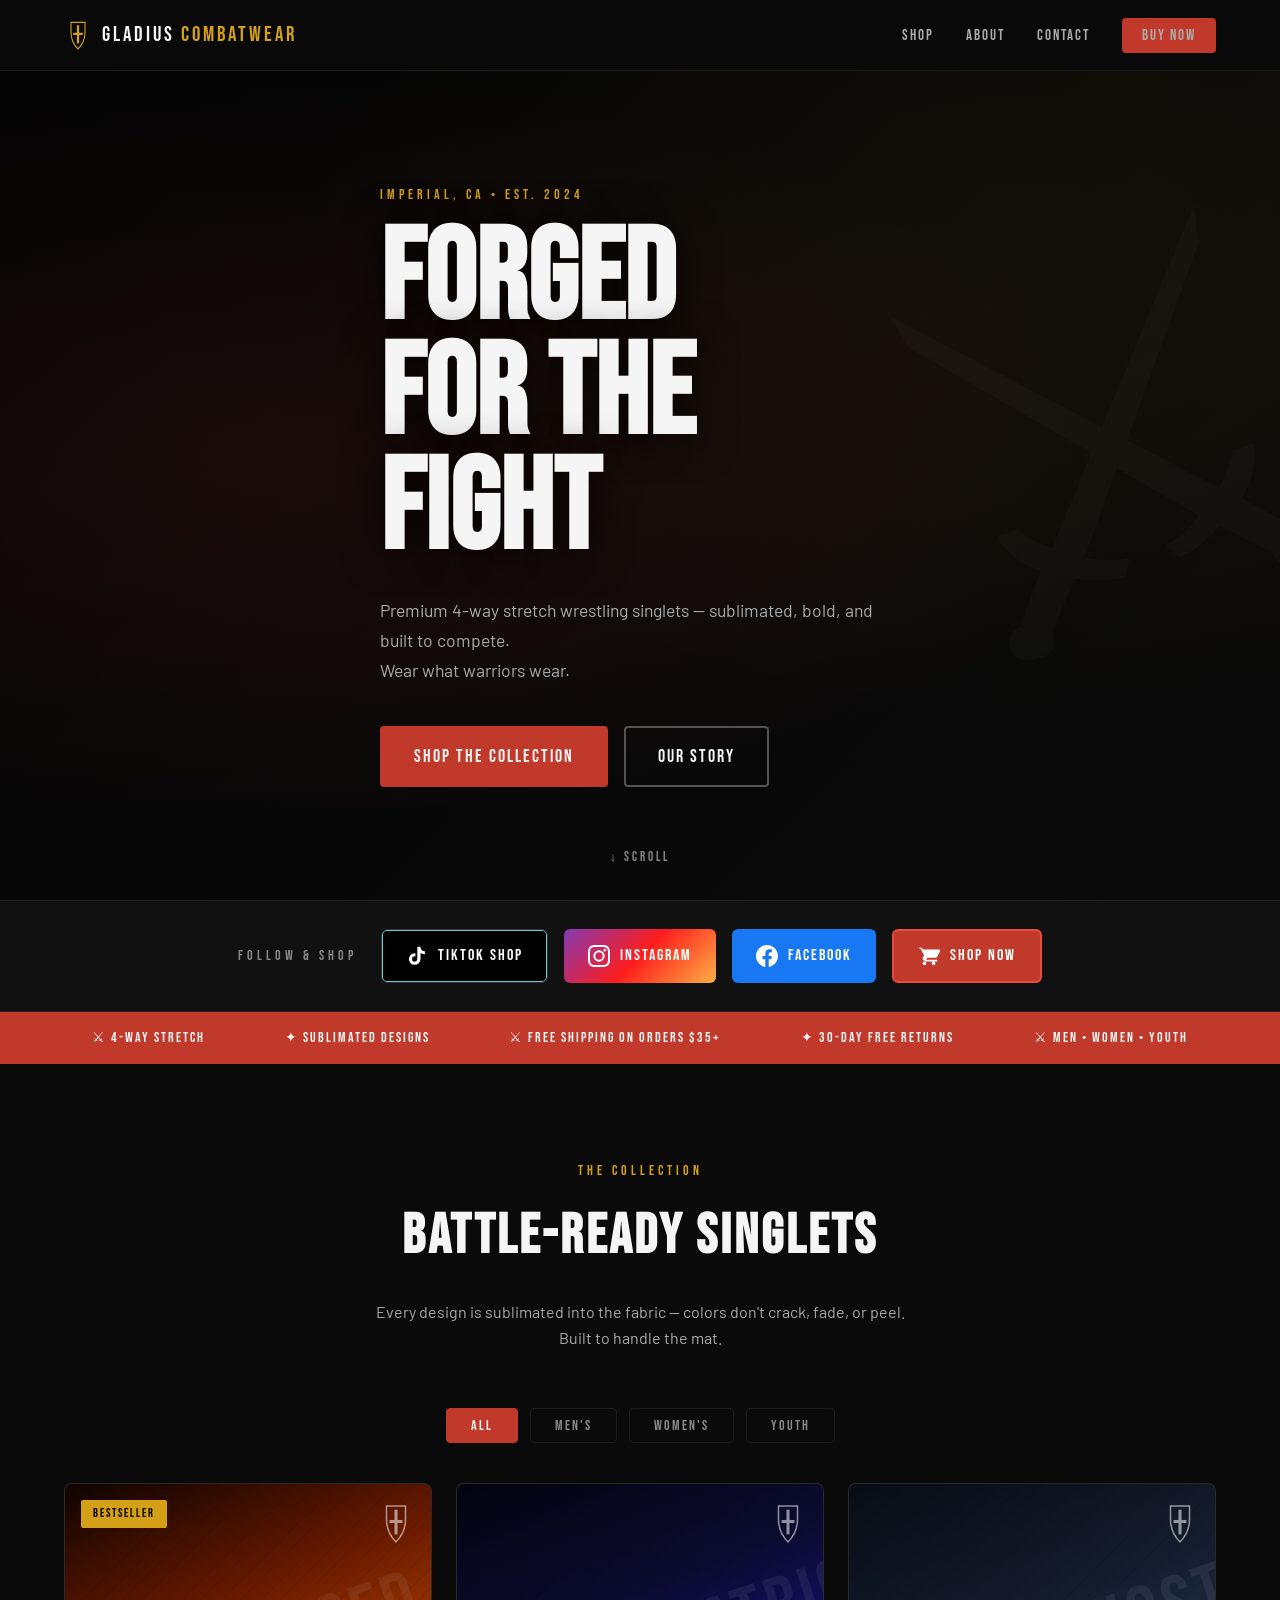
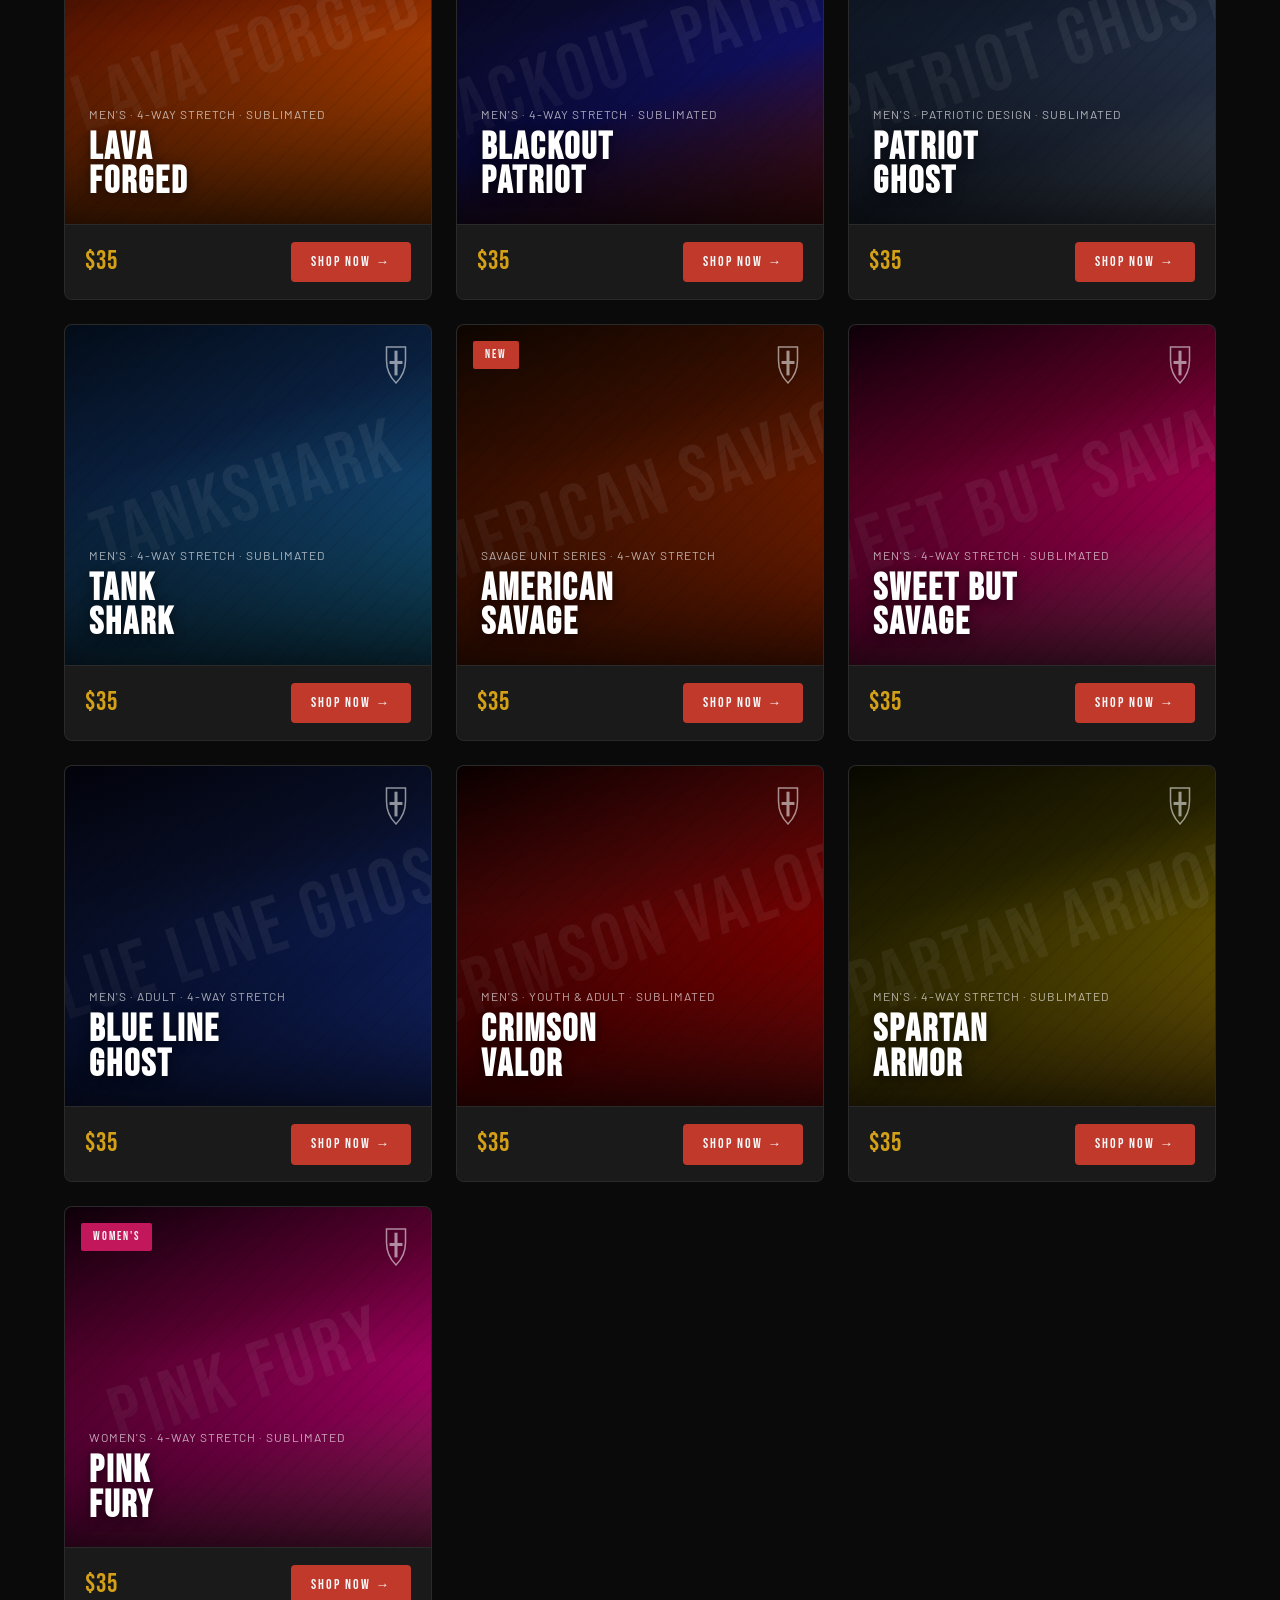
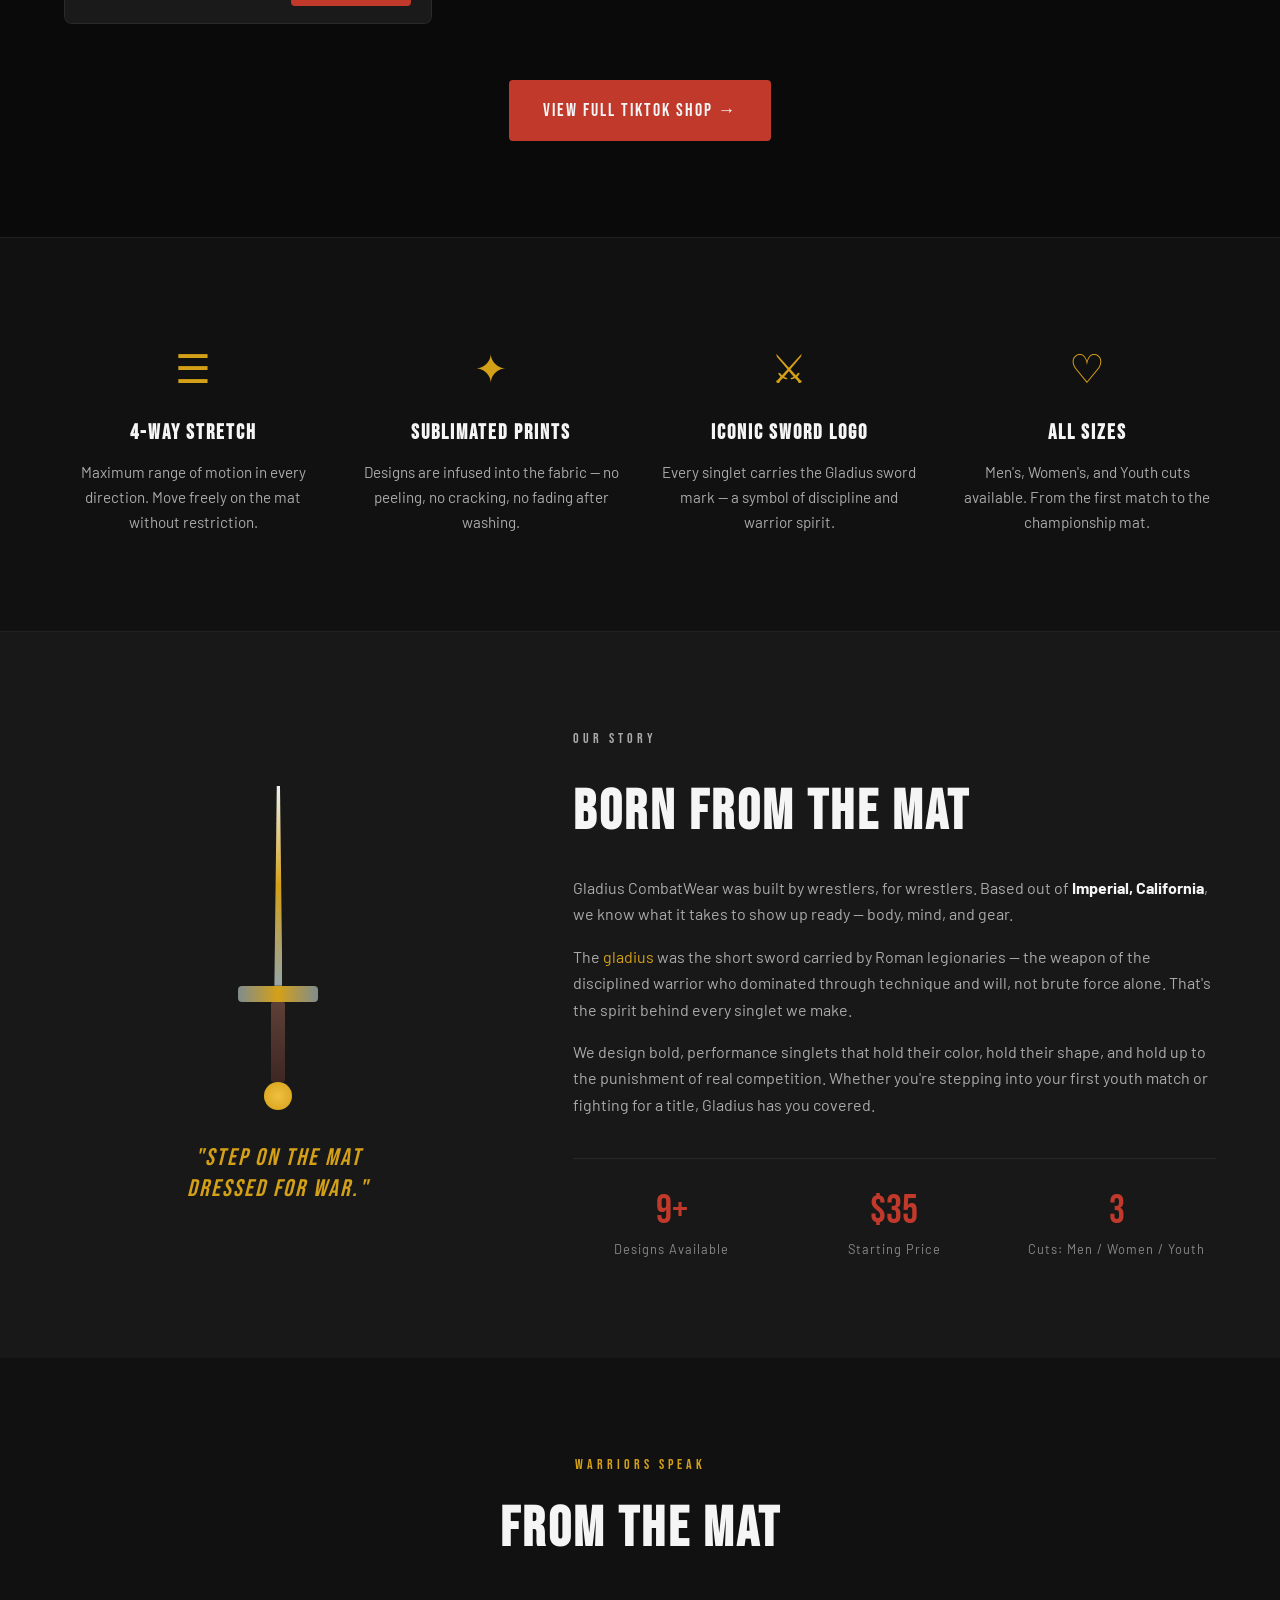
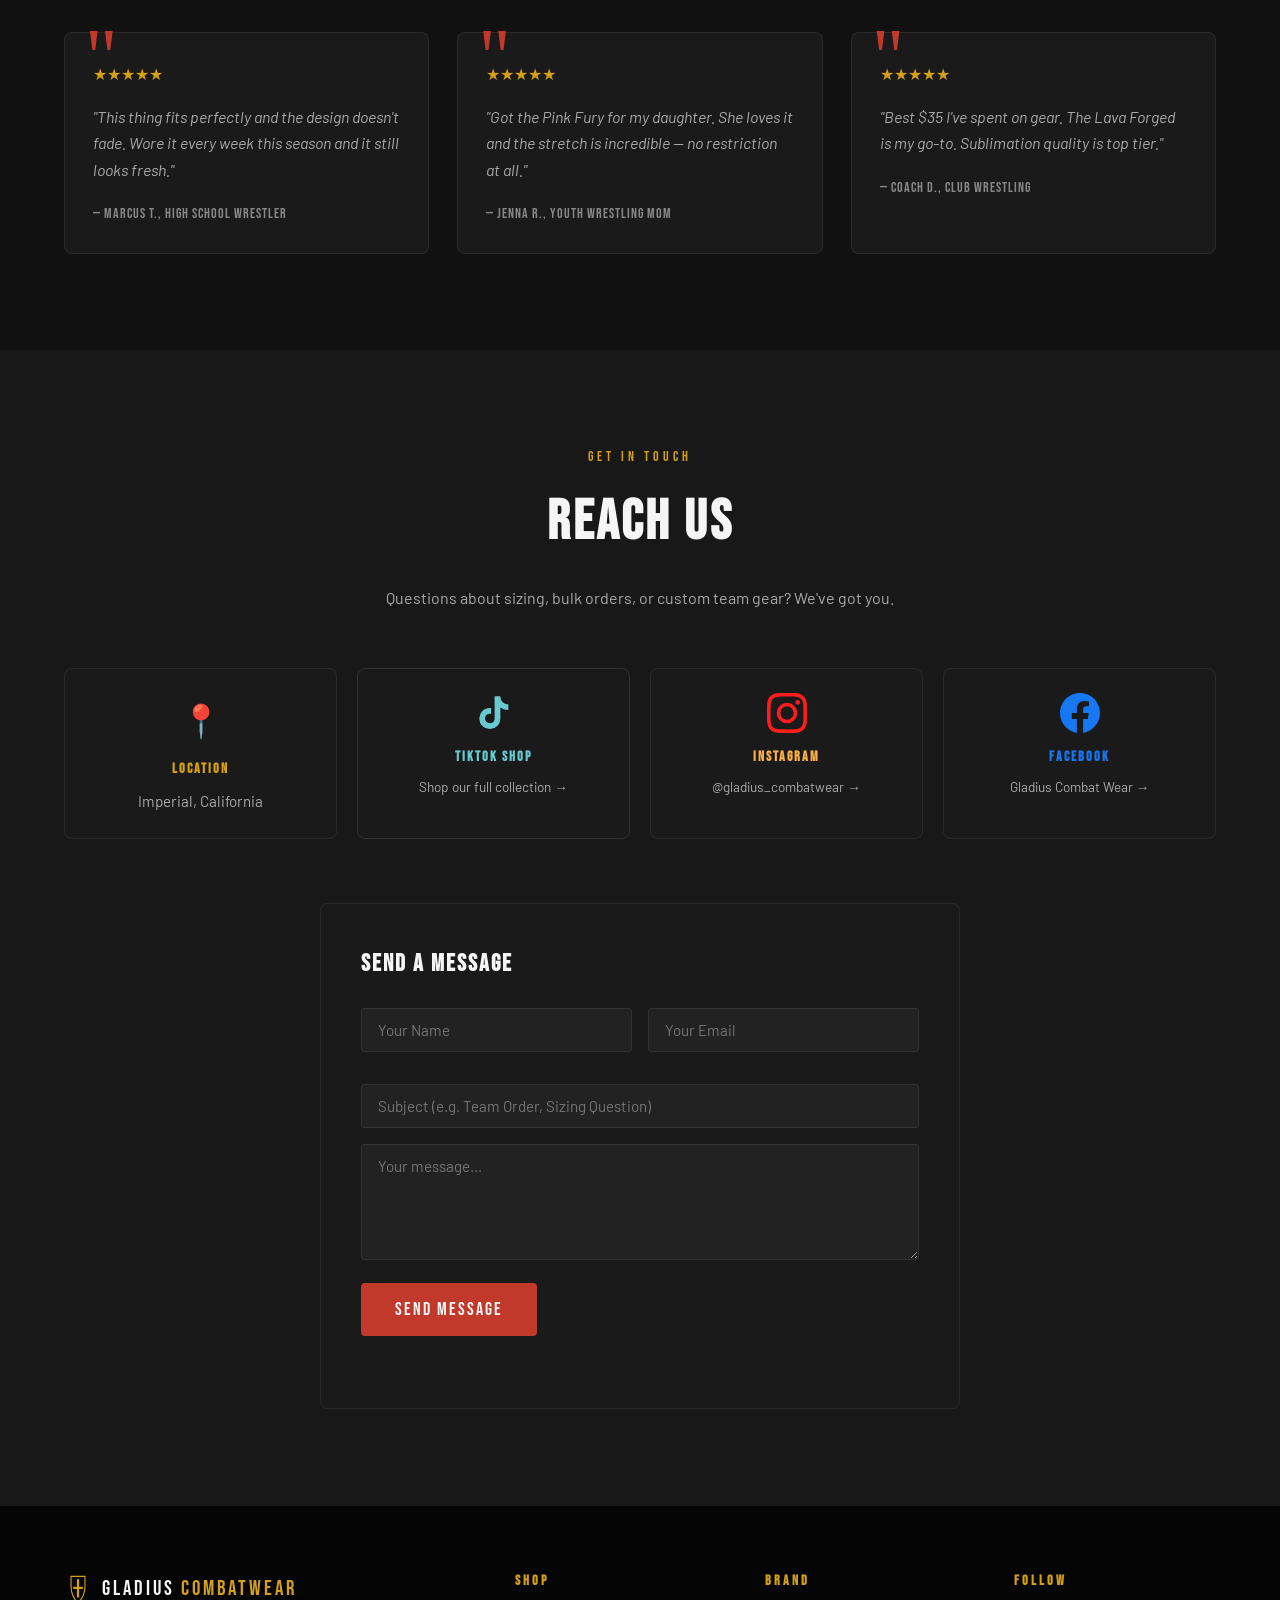
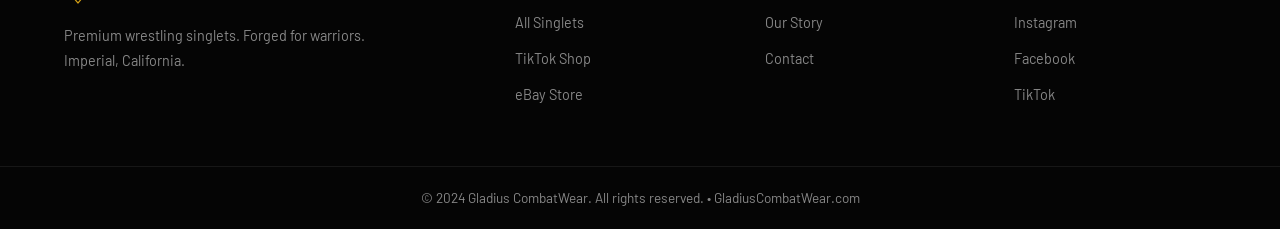
<file: index.html>
<!DOCTYPE html>
<html lang="en">
<head>
  <meta charset="UTF-8" />
  <meta name="viewport" content="width=device-width, initial-scale=1.0" />
  <title>Gladius CombatWear – Forged for the Fight</title>
  <meta name="description" content="Gladius CombatWear – Premium wrestling singlets built for warriors. 4-way stretch, sublimated designs, made to compete. Shop now on TikTok." />
  <meta property="og:title" content="Gladius CombatWear – Forged for the Fight" />
  <meta property="og:description" content="Premium wrestling singlets with bold sublimated designs. 4-way stretch. Built for warriors." />
  <meta property="og:type" content="website" />
  <meta property="og:url" content="https://gladiuscombatwear.com" />
  <link rel="preconnect" href="https://fonts.googleapis.com" />
  <link rel="preconnect" href="https://fonts.gstatic.com" crossorigin />
  <link href="https://fonts.googleapis.com/css2?family=Bebas+Neue&family=Barlow:ital,wght@0,400;0,600;0,700;1,400&display=swap" rel="stylesheet" />
  <link rel="stylesheet" href="styles.css" />
</head>
<body>

  <!-- NAV -->
  <header class="site-header">
    <nav class="nav container">
      <a href="#" class="logo">
        <svg class="logo-icon" viewBox="0 0 100 120" xmlns="http://www.w3.org/2000/svg" aria-hidden="true">
          <path d="M 25 15 L 75 15 L 75 50 Q 75 85 50 110 Q 25 85 25 50 Z" fill="none" stroke="currentColor" stroke-width="4"/>
          <rect x="46" y="25" width="8" height="65" fill="currentColor"/>
          <rect x="33" y="52" width="34" height="8" fill="currentColor"/>
        </svg>
        <span class="logo-text">GLADIUS <span class="logo-sub">COMBATWEAR</span></span>
      </a>
      <ul class="nav-links">
        <li><a href="#products">Shop</a></li>
        <li><a href="#about">About</a></li>
        <li><a href="#contact">Contact</a></li>
        <li><a href="https://shop.tiktok.com/view/shop?seller_id=7388779989095596078" target="_blank" rel="noopener" class="btn-nav">Buy Now</a></li>
      </ul>
      <button class="hamburger" id="hamburger" aria-label="Toggle menu">&#9776;</button>
    </nav>
    <div class="mobile-menu" id="mobileMenu">
      <a href="#products">Shop</a>
      <a href="#about">About</a>
      <a href="#contact">Contact</a>
      <a href="https://shop.tiktok.com/view/shop?seller_id=7388779989095596078" target="_blank" rel="noopener" class="btn-mobile-cta">Buy Now</a>
    </div>
  </header>

  <!-- HERO -->
  <section class="hero" id="home">
    <div class="hero-bg-overlay"></div>
    <div class="hero-content container">
      <p class="hero-eyebrow">Imperial, CA &bull; Est. 2024</p>
      <h1 class="hero-title">FORGED<br>FOR THE<br>FIGHT</h1>
      <p class="hero-sub">Premium 4-way stretch wrestling singlets — sublimated, bold, and built to compete.<br>Wear what warriors wear.</p>
      <div class="hero-actions">
        <a href="#products" class="btn btn-primary">Shop the Collection</a>
        <a href="#about" class="btn btn-ghost">Our Story</a>
      </div>
    </div>
    <div class="hero-scroll-hint">&#8595; Scroll</div>
  </section>

  <!-- SOCIAL BAR -->
  <div class="social-bar">
    <div class="container social-bar-inner">
      <p class="social-bar-label">Follow &amp; Shop</p>
      <div class="social-links">

        <a href="https://www.tiktok.com/@gladius_combatwear" target="_blank" rel="noopener" class="social-btn tiktok">
          <svg class="social-icon" viewBox="0 0 24 24" fill="currentColor" xmlns="http://www.w3.org/2000/svg" aria-hidden="true">
            <path d="M19.59 6.69a4.83 4.83 0 0 1-3.77-4.25V2h-3.45v13.67a2.89 2.89 0 0 1-2.88 2.5 2.89 2.89 0 0 1-2.89-2.89 2.89 2.89 0 0 1 2.89-2.89c.28 0 .54.04.79.1V9.01a6.32 6.32 0 0 0-.79-.05 6.34 6.34 0 0 0-6.34 6.34 6.34 6.34 0 0 0 6.34 6.34 6.34 6.34 0 0 0 6.33-6.34V8.69a8.18 8.18 0 0 0 4.78 1.52V6.76a4.85 4.85 0 0 1-1.01-.07z"/>
          </svg>
          <span>TikTok Shop</span>
        </a>

        <a href="https://www.instagram.com/gladius_combatwear/" target="_blank" rel="noopener" class="social-btn instagram">
          <svg class="social-icon" viewBox="0 0 24 24" fill="currentColor" xmlns="http://www.w3.org/2000/svg" aria-hidden="true">
            <path d="M12 2.163c3.204 0 3.584.012 4.85.07 3.252.148 4.771 1.691 4.919 4.919.058 1.265.069 1.645.069 4.849 0 3.205-.012 3.584-.069 4.849-.149 3.225-1.664 4.771-4.919 4.919-1.266.058-1.644.07-4.85.07-3.204 0-3.584-.012-4.849-.07-3.26-.149-4.771-1.699-4.919-4.92-.058-1.265-.07-1.644-.07-4.849 0-3.204.013-3.583.07-4.849.149-3.227 1.664-4.771 4.919-4.919 1.266-.057 1.645-.069 4.849-.069zM12 0C8.741 0 8.333.014 7.053.072 2.695.272.273 2.69.073 7.052.014 8.333 0 8.741 0 12c0 3.259.014 3.668.072 4.948.2 4.358 2.618 6.78 6.98 6.98C8.333 23.986 8.741 24 12 24c3.259 0 3.668-.014 4.948-.072 4.354-.2 6.782-2.618 6.979-6.98.059-1.28.073-1.689.073-4.948 0-3.259-.014-3.667-.072-4.947-.196-4.354-2.617-6.78-6.979-6.98C15.668.014 15.259 0 12 0zm0 5.838a6.162 6.162 0 1 0 0 12.324 6.162 6.162 0 0 0 0-12.324zM12 16a4 4 0 1 1 0-8 4 4 0 0 1 0 8zm6.406-11.845a1.44 1.44 0 1 0 0 2.881 1.44 1.44 0 0 0 0-2.881z"/>
          </svg>
          <span>Instagram</span>
        </a>

        <a href="https://www.facebook.com/p/Gladius-Combat-Wear-61581094785057/" target="_blank" rel="noopener" class="social-btn facebook">
          <svg class="social-icon" viewBox="0 0 24 24" fill="currentColor" xmlns="http://www.w3.org/2000/svg" aria-hidden="true">
            <path d="M24 12.073c0-6.627-5.373-12-12-12s-12 5.373-12 12c0 5.99 4.388 10.954 10.125 11.854v-8.385H7.078v-3.47h3.047V9.43c0-3.007 1.792-4.669 4.533-4.669 1.312 0 2.686.235 2.686.235v2.953H15.83c-1.491 0-1.956.925-1.956 1.874v2.25h3.328l-.532 3.47h-2.796v8.385C19.612 23.027 24 18.062 24 12.073z"/>
          </svg>
          <span>Facebook</span>
        </a>

        <a href="https://shop.tiktok.com/view/shop?seller_id=7388779989095596078" target="_blank" rel="noopener" class="social-btn shop-cta">
          <svg class="social-icon" viewBox="0 0 24 24" fill="currentColor" xmlns="http://www.w3.org/2000/svg" aria-hidden="true">
            <path d="M7 18c-1.1 0-1.99.9-1.99 2S5.9 22 7 22s2-.9 2-2-.9-2-2-2zM1 2v2h2l3.6 7.59-1.35 2.45c-.16.28-.25.61-.25.96C5 16.1 6.9 18 9 18h12v-2H9.42c-.14 0-.25-.11-.25-.25l.03-.12.9-1.63H19c.75 0 1.41-.41 1.75-1.03l3.58-6.49A1 1 0 0 0 23.45 5H5.21l-.94-2H1zm16 16c-1.1 0-1.99.9-1.99 2s.89 2 1.99 2 2-.9 2-2-.9-2-2-2z"/>
          </svg>
          <span>Shop Now</span>
        </a>

      </div>
    </div>
  </div>

  <!-- BADGE BAR -->
  <div class="badge-bar">
    <div class="container badge-inner">
      <span>&#9876; 4-Way Stretch</span>
      <span>&#10022; Sublimated Designs</span>
      <span>&#9876; Free Shipping on Orders $35+</span>
      <span>&#10022; 30-Day Free Returns</span>
      <span>&#9876; Men &bull; Women &bull; Youth</span>
    </div>
  </div>

  <!-- PRODUCTS -->
  <section class="products section" id="products">
    <div class="container">
      <div class="section-header">
        <p class="section-eyebrow">The Collection</p>
        <h2 class="section-title">BATTLE-READY SINGLETS</h2>
        <p class="section-desc">Every design is sublimated into the fabric — colors don't crack, fade, or peel. Built to handle the mat.</p>
      </div>

      <div class="filter-bar">
        <button class="filter-btn active" data-filter="all">All</button>
        <button class="filter-btn" data-filter="mens">Men's</button>
        <button class="filter-btn" data-filter="womens">Women's</button>
        <button class="filter-btn" data-filter="youth">Youth</button>
      </div>

      <div class="product-grid" id="productGrid">

        <div class="product-card" data-category="mens">
          <a href="https://shop.tiktok.com/us/pdp/gladius-combat-wear-lava-forged-singlet-4-way-stretch/1732005563694485679" target="_blank" rel="noopener" class="card-visual lava-forged" data-name="LAVA FORGED">
            <span class="card-pill">Bestseller</span>
            <div class="card-logo-mark"></div>
            <div class="card-content">
              <p class="card-cat">Men's &middot; 4-Way Stretch &middot; Sublimated</p>
              <h3 class="card-name">LAVA<br>FORGED</h3>
            </div>
          </a>
          <div class="card-footer">
            <span class="card-price">$35</span>
            <a href="https://shop.tiktok.com/us/pdp/gladius-combat-wear-lava-forged-singlet-4-way-stretch/1732005563694485679" target="_blank" rel="noopener" class="btn-shop">Shop Now &rarr;</a>
          </div>
        </div>

        <div class="product-card" data-category="mens">
          <a href="https://shop.tiktok.com/us/pdp/gladius-combat-wear-wrestling-singlet-4-way-stretch-sublimated/1731948658846175407" target="_blank" rel="noopener" class="card-visual blackout-patriot" data-name="BLACKOUT PATRIOT">
            <div class="card-logo-mark"></div>
            <div class="card-content">
              <p class="card-cat">Men's &middot; 4-Way Stretch &middot; Sublimated</p>
              <h3 class="card-name">BLACKOUT<br>PATRIOT</h3>
            </div>
          </a>
          <div class="card-footer">
            <span class="card-price">$35</span>
            <a href="https://shop.tiktok.com/us/pdp/gladius-combat-wear-wrestling-singlet-4-way-stretch-sublimated/1731948658846175407" target="_blank" rel="noopener" class="btn-shop">Shop Now &rarr;</a>
          </div>
        </div>

        <div class="product-card" data-category="mens">
          <a href="https://shop.tiktok.com/us/pdp/gladius-combatwear-wrestling-singlet-patriotic-design-flexibile/1731948692771934383" target="_blank" rel="noopener" class="card-visual patriot-ghost" data-name="PATRIOT GHOST">
            <div class="card-logo-mark"></div>
            <div class="card-content">
              <p class="card-cat">Men's &middot; Patriotic Design &middot; Sublimated</p>
              <h3 class="card-name">PATRIOT<br>GHOST</h3>
            </div>
          </a>
          <div class="card-footer">
            <span class="card-price">$35</span>
            <a href="https://shop.tiktok.com/us/pdp/gladius-combatwear-wrestling-singlet-patriotic-design-flexibile/1731948692771934383" target="_blank" rel="noopener" class="btn-shop">Shop Now &rarr;</a>
          </div>
        </div>

        <div class="product-card" data-category="mens">
          <a href="https://shop.tiktok.com/us/pdp/gladius-combatwear-tankshark-wrestling-singlet-4-way-stretch/1732254311638995119" target="_blank" rel="noopener" class="card-visual tankshark" data-name="TANKSHARK">
            <div class="card-logo-mark"></div>
            <div class="card-content">
              <p class="card-cat">Men's &middot; 4-Way Stretch &middot; Sublimated</p>
              <h3 class="card-name">TANK<br>SHARK</h3>
            </div>
          </a>
          <div class="card-footer">
            <span class="card-price">$35</span>
            <a href="https://shop.tiktok.com/us/pdp/gladius-combatwear-tankshark-wrestling-singlet-4-way-stretch/1732254311638995119" target="_blank" rel="noopener" class="btn-shop">Shop Now &rarr;</a>
          </div>
        </div>

        <div class="product-card" data-category="mens">
          <a href="https://shop.tiktok.com/us/pdp/gladius-combatwear-american-savage-wrestling-singlet-4-way-stretch/1732307706811682991" target="_blank" rel="noopener" class="card-visual savage-unit" data-name="AMERICAN SAVAGE">
            <span class="card-pill new-pill">New</span>
            <div class="card-logo-mark"></div>
            <div class="card-content">
              <p class="card-cat">Savage Unit Series &middot; 4-Way Stretch</p>
              <h3 class="card-name">AMERICAN<br>SAVAGE</h3>
            </div>
          </a>
          <div class="card-footer">
            <span class="card-price">$35</span>
            <a href="https://shop.tiktok.com/us/pdp/gladius-combatwear-american-savage-wrestling-singlet-4-way-stretch/1732307706811682991" target="_blank" rel="noopener" class="btn-shop">Shop Now &rarr;</a>
          </div>
        </div>

        <div class="product-card" data-category="mens">
          <a href="https://shop.tiktok.com/us/pdp/gladius-combatwear-sweet-but-savage-wrestling-singlet/1732307723880468655" target="_blank" rel="noopener" class="card-visual sweet-savage" data-name="SWEET BUT SAVAGE">
            <div class="card-logo-mark"></div>
            <div class="card-content">
              <p class="card-cat">Men's &middot; 4-Way Stretch &middot; Sublimated</p>
              <h3 class="card-name">SWEET BUT<br>SAVAGE</h3>
            </div>
          </a>
          <div class="card-footer">
            <span class="card-price">$35</span>
            <a href="https://shop.tiktok.com/us/pdp/gladius-combatwear-sweet-but-savage-wrestling-singlet/1732307723880468655" target="_blank" rel="noopener" class="btn-shop">Shop Now &rarr;</a>
          </div>
        </div>

        <div class="product-card" data-category="mens">
          <a href="https://shop.tiktok.com/us/pdp/gladius-combat-wear-blue-line-ghost-adult-large-4-way-stretch/1731948539125403823" target="_blank" rel="noopener" class="card-visual blue-ghost" data-name="BLUE LINE GHOST">
            <div class="card-logo-mark"></div>
            <div class="card-content">
              <p class="card-cat">Men's &middot; Adult &middot; 4-Way Stretch</p>
              <h3 class="card-name">BLUE LINE<br>GHOST</h3>
            </div>
          </a>
          <div class="card-footer">
            <span class="card-price">$35</span>
            <a href="https://shop.tiktok.com/us/pdp/gladius-combat-wear-blue-line-ghost-adult-large-4-way-stretch/1731948539125403823" target="_blank" rel="noopener" class="btn-shop">Shop Now &rarr;</a>
          </div>
        </div>

        <div class="product-card" data-category="mens">
          <a href="https://shop.tiktok.com/us/pdp/gladius-combatwear-crimson-valor-wrestling-singlet-youth-adult/1731948634033000623" target="_blank" rel="noopener" class="card-visual crimson-valor" data-name="CRIMSON VALOR">
            <div class="card-logo-mark"></div>
            <div class="card-content">
              <p class="card-cat">Men's &middot; Youth &amp; Adult &middot; Sublimated</p>
              <h3 class="card-name">CRIMSON<br>VALOR</h3>
            </div>
          </a>
          <div class="card-footer">
            <span class="card-price">$35</span>
            <a href="https://shop.tiktok.com/us/pdp/gladius-combatwear-crimson-valor-wrestling-singlet-youth-adult/1731948634033000623" target="_blank" rel="noopener" class="btn-shop">Shop Now &rarr;</a>
          </div>
        </div>

        <div class="product-card" data-category="mens">
          <a href="https://shop.app/products/7754128982067/gladius-combat-wear-wrestling-singlet-spartan-armor-4-way-stretch-sublimated" target="_blank" rel="noopener" class="card-visual spartan-armor" data-name="SPARTAN ARMOR">
            <div class="card-logo-mark"></div>
            <div class="card-content">
              <p class="card-cat">Men's &middot; 4-Way Stretch &middot; Sublimated</p>
              <h3 class="card-name">SPARTAN<br>ARMOR</h3>
            </div>
          </a>
          <div class="card-footer">
            <span class="card-price">$35</span>
            <a href="https://shop.app/products/7754128982067/gladius-combat-wear-wrestling-singlet-spartan-armor-4-way-stretch-sublimated" target="_blank" rel="noopener" class="btn-shop">Shop Now &rarr;</a>
          </div>
        </div>

        <div class="product-card" data-category="womens">
          <a href="https://shop.tiktok.com/us/pdp/gladius-ladies-pink-fury-4-way-stretch-wrestling-singlet/1732254317476024495" target="_blank" rel="noopener" class="card-visual pink-fury" data-name="PINK FURY">
            <span class="card-pill womens-pill">Women's</span>
            <div class="card-logo-mark"></div>
            <div class="card-content">
              <p class="card-cat">Women's &middot; 4-Way Stretch &middot; Sublimated</p>
              <h3 class="card-name">PINK<br>FURY</h3>
            </div>
          </a>
          <div class="card-footer">
            <span class="card-price">$35</span>
            <a href="https://shop.tiktok.com/us/pdp/gladius-ladies-pink-fury-4-way-stretch-wrestling-singlet/1732254317476024495" target="_blank" rel="noopener" class="btn-shop">Shop Now &rarr;</a>
          </div>
        </div>

      </div>

      <div class="shop-all-cta">
        <a href="https://shop.tiktok.com/view/shop?seller_id=7388779989095596078" target="_blank" rel="noopener" class="btn btn-primary">View Full TikTok Shop &rarr;</a>
      </div>
    </div>
  </section>

  <!-- FEATURES -->
  <section class="features section">
    <div class="container">
      <div class="feature-grid">
        <div class="feature-card">
          <div class="feature-icon">&#9776;</div>
          <h3>4-Way Stretch</h3>
          <p>Maximum range of motion in every direction. Move freely on the mat without restriction.</p>
        </div>
        <div class="feature-card">
          <div class="feature-icon">&#10022;</div>
          <h3>Sublimated Prints</h3>
          <p>Designs are infused into the fabric — no peeling, no cracking, no fading after washing.</p>
        </div>
        <div class="feature-card">
          <div class="feature-icon">&#9876;</div>
          <h3>Iconic Sword Logo</h3>
          <p>Every singlet carries the Gladius sword mark — a symbol of discipline and warrior spirit.</p>
        </div>
        <div class="feature-card">
          <div class="feature-icon">&#9825;</div>
          <h3>All Sizes</h3>
          <p>Men's, Women's, and Youth cuts available. From the first match to the championship mat.</p>
        </div>
      </div>
    </div>
  </section>

  <!-- ABOUT -->
  <section class="about section" id="about">
    <div class="container about-grid">
      <div class="about-visual">
        <div class="sword-graphic">
          <div class="sword-blade"></div>
          <div class="sword-guard"></div>
          <div class="sword-grip"></div>
          <div class="sword-pommel"></div>
        </div>
        <div class="about-quote">"Step on the mat<br>dressed for war."</div>
      </div>
      <div class="about-content">
        <p class="section-eyebrow">Our Story</p>
        <h2 class="section-title">BORN FROM THE MAT</h2>
        <p>Gladius CombatWear was built by wrestlers, for wrestlers. Based out of <strong>Imperial, California</strong>, we know what it takes to show up ready — body, mind, and gear.</p>
        <p>The <em>gladius</em> was the short sword carried by Roman legionaries — the weapon of the disciplined warrior who dominated through technique and will, not brute force alone. That's the spirit behind every singlet we make.</p>
        <p>We design bold, performance singlets that hold their color, hold their shape, and hold up to the punishment of real competition. Whether you're stepping into your first youth match or fighting for a title, Gladius has you covered.</p>
        <div class="about-stats">
          <div class="stat">
            <span class="stat-num">9+</span>
            <span class="stat-label">Designs Available</span>
          </div>
          <div class="stat">
            <span class="stat-num">$35</span>
            <span class="stat-label">Starting Price</span>
          </div>
          <div class="stat">
            <span class="stat-num">3</span>
            <span class="stat-label">Cuts: Men / Women / Youth</span>
          </div>
        </div>
      </div>
    </div>
  </section>

  <!-- TESTIMONIALS -->
  <section class="testimonials section">
    <div class="container">
      <div class="section-header">
        <p class="section-eyebrow">Warriors Speak</p>
        <h2 class="section-title">FROM THE MAT</h2>
      </div>
      <div class="testimonial-grid">
        <div class="testimonial-card">
          <div class="stars">&#9733;&#9733;&#9733;&#9733;&#9733;</div>
          <p>"This thing fits perfectly and the design doesn't fade. Wore it every week this season and it still looks fresh."</p>
          <span class="reviewer">— Marcus T., High School Wrestler</span>
        </div>
        <div class="testimonial-card">
          <div class="stars">&#9733;&#9733;&#9733;&#9733;&#9733;</div>
          <p>"Got the Pink Fury for my daughter. She loves it and the stretch is incredible — no restriction at all."</p>
          <span class="reviewer">— Jenna R., Youth Wrestling Mom</span>
        </div>
        <div class="testimonial-card">
          <div class="stars">&#9733;&#9733;&#9733;&#9733;&#9733;</div>
          <p>"Best $35 I've spent on gear. The Lava Forged is my go-to. Sublimation quality is top tier."</p>
          <span class="reviewer">— Coach D., Club Wrestling</span>
        </div>
      </div>
    </div>
  </section>

  <!-- CONTACT -->
  <section class="contact section" id="contact">
    <div class="container contact-inner">
      <div class="section-header">
        <p class="section-eyebrow">Get In Touch</p>
        <h2 class="section-title">REACH US</h2>
        <p class="section-desc">Questions about sizing, bulk orders, or custom team gear? We've got you.</p>
      </div>
      <div class="contact-grid">
        <div class="contact-card">
          <span class="contact-icon">&#128205;</span>
          <h4>Location</h4>
          <p>Imperial, California</p>
        </div>

        <a href="https://shop.tiktok.com/view/shop?seller_id=7388779989095596078" target="_blank" rel="noopener" class="contact-card contact-card-link tiktok-card">
          <svg class="contact-platform-icon" viewBox="0 0 24 24" fill="currentColor" xmlns="http://www.w3.org/2000/svg" aria-hidden="true">
            <path d="M19.59 6.69a4.83 4.83 0 0 1-3.77-4.25V2h-3.45v13.67a2.89 2.89 0 0 1-2.88 2.5 2.89 2.89 0 0 1-2.89-2.89 2.89 2.89 0 0 1 2.89-2.89c.28 0 .54.04.79.1V9.01a6.32 6.32 0 0 0-.79-.05 6.34 6.34 0 0 0-6.34 6.34 6.34 6.34 0 0 0 6.34 6.34 6.34 6.34 0 0 0 6.33-6.34V8.69a8.18 8.18 0 0 0 4.78 1.52V6.76a4.85 4.85 0 0 1-1.01-.07z"/>
          </svg>
          <h4>TikTok Shop</h4>
          <span class="contact-link-text">Shop our full collection &rarr;</span>
        </a>

        <a href="https://www.instagram.com/gladius_combatwear/" target="_blank" rel="noopener" class="contact-card contact-card-link instagram-card">
          <svg class="contact-platform-icon" viewBox="0 0 24 24" fill="currentColor" xmlns="http://www.w3.org/2000/svg" aria-hidden="true">
            <path d="M12 2.163c3.204 0 3.584.012 4.85.07 3.252.148 4.771 1.691 4.919 4.919.058 1.265.069 1.645.069 4.849 0 3.205-.012 3.584-.069 4.849-.149 3.225-1.664 4.771-4.919 4.919-1.266.058-1.644.07-4.85.07-3.204 0-3.584-.012-4.849-.07-3.26-.149-4.771-1.699-4.919-4.92-.058-1.265-.07-1.644-.07-4.849 0-3.204.013-3.583.07-4.849.149-3.227 1.664-4.771 4.919-4.919 1.266-.057 1.645-.069 4.849-.069zM12 0C8.741 0 8.333.014 7.053.072 2.695.272.273 2.69.073 7.052.014 8.333 0 8.741 0 12c0 3.259.014 3.668.072 4.948.2 4.358 2.618 6.78 6.98 6.98C8.333 23.986 8.741 24 12 24c3.259 0 3.668-.014 4.948-.072 4.354-.2 6.782-2.618 6.979-6.98.059-1.28.073-1.689.073-4.948 0-3.259-.014-3.667-.072-4.947-.196-4.354-2.617-6.78-6.979-6.98C15.668.014 15.259 0 12 0zm0 5.838a6.162 6.162 0 1 0 0 12.324 6.162 6.162 0 0 0 0-12.324zM12 16a4 4 0 1 1 0-8 4 4 0 0 1 0 8zm6.406-11.845a1.44 1.44 0 1 0 0 2.881 1.44 1.44 0 0 0 0-2.881z"/>
          </svg>
          <h4>Instagram</h4>
          <span class="contact-link-text">@gladius_combatwear &rarr;</span>
        </a>

        <a href="https://www.facebook.com/p/Gladius-Combat-Wear-61581094785057/" target="_blank" rel="noopener" class="contact-card contact-card-link facebook-card">
          <svg class="contact-platform-icon" viewBox="0 0 24 24" fill="currentColor" xmlns="http://www.w3.org/2000/svg" aria-hidden="true">
            <path d="M24 12.073c0-6.627-5.373-12-12-12s-12 5.373-12 12c0 5.99 4.388 10.954 10.125 11.854v-8.385H7.078v-3.47h3.047V9.43c0-3.007 1.792-4.669 4.533-4.669 1.312 0 2.686.235 2.686.235v2.953H15.83c-1.491 0-1.956.925-1.956 1.874v2.25h3.328l-.532 3.47h-2.796v8.385C19.612 23.027 24 18.062 24 12.073z"/>
          </svg>
          <h4>Facebook</h4>
          <span class="contact-link-text">Gladius Combat Wear &rarr;</span>
        </a>

      </div>

      <form class="contact-form" id="contactForm">
        <h3>Send a Message</h3>
        <div class="form-row">
          <input type="text" name="name" placeholder="Your Name" required />
          <input type="email" name="email" placeholder="Your Email" required />
        </div>
        <input type="text" name="subject" placeholder="Subject (e.g. Team Order, Sizing Question)" />
        <textarea name="message" rows="5" placeholder="Your message..." required></textarea>
        <button type="submit" class="btn btn-primary">Send Message</button>
        <p class="form-note" id="formNote"></p>
      </form>
    </div>
  </section>

  <!-- FOOTER -->
  <footer class="site-footer">
    <div class="container footer-inner">
      <div class="footer-brand">
        <a href="#" class="logo">
          <svg class="logo-icon" viewBox="0 0 100 120" xmlns="http://www.w3.org/2000/svg" aria-hidden="true">
          <path d="M 25 15 L 75 15 L 75 50 Q 75 85 50 110 Q 25 85 25 50 Z" fill="none" stroke="currentColor" stroke-width="4"/>
          <rect x="46" y="25" width="8" height="65" fill="currentColor"/>
          <rect x="33" y="52" width="34" height="8" fill="currentColor"/>
        </svg>
          <span class="logo-text">GLADIUS <span class="logo-sub">COMBATWEAR</span></span>
        </a>
        <p>Premium wrestling singlets. Forged for warriors.<br>Imperial, California.</p>
      </div>
      <div class="footer-links">
        <h4>Shop</h4>
        <ul>
          <li><a href="#products">All Singlets</a></li>
          <li><a href="https://shop.tiktok.com/view/shop?seller_id=7388779989095596078" target="_blank" rel="noopener">TikTok Shop</a></li>
          <li><a href="https://www.ebay.com/sch/i.html?_nkw=gladius+combat+wear" target="_blank" rel="noopener">eBay Store</a></li>
        </ul>
      </div>
      <div class="footer-links">
        <h4>Brand</h4>
        <ul>
          <li><a href="#about">Our Story</a></li>
          <li><a href="#contact">Contact</a></li>
        </ul>
      </div>
      <div class="footer-links">
        <h4>Follow</h4>
        <ul>
          <li><a href="https://www.instagram.com/gladius_combatwear/" target="_blank" rel="noopener">Instagram</a></li>
          <li><a href="https://www.facebook.com/p/Gladius-Combat-Wear-61581094785057/" target="_blank" rel="noopener">Facebook</a></li>
          <li><a href="https://shop.tiktok.com/view/shop?seller_id=7388779989095596078" target="_blank" rel="noopener">TikTok</a></li>
        </ul>
      </div>
    </div>
    <div class="footer-bottom">
      <div class="container">
        <p>&copy; 2024 Gladius CombatWear. All rights reserved. &bull; GladiusCombatWear.com</p>
      </div>
    </div>
  </footer>

  <script src="script.js"></script>
</body>
</html>
</file>
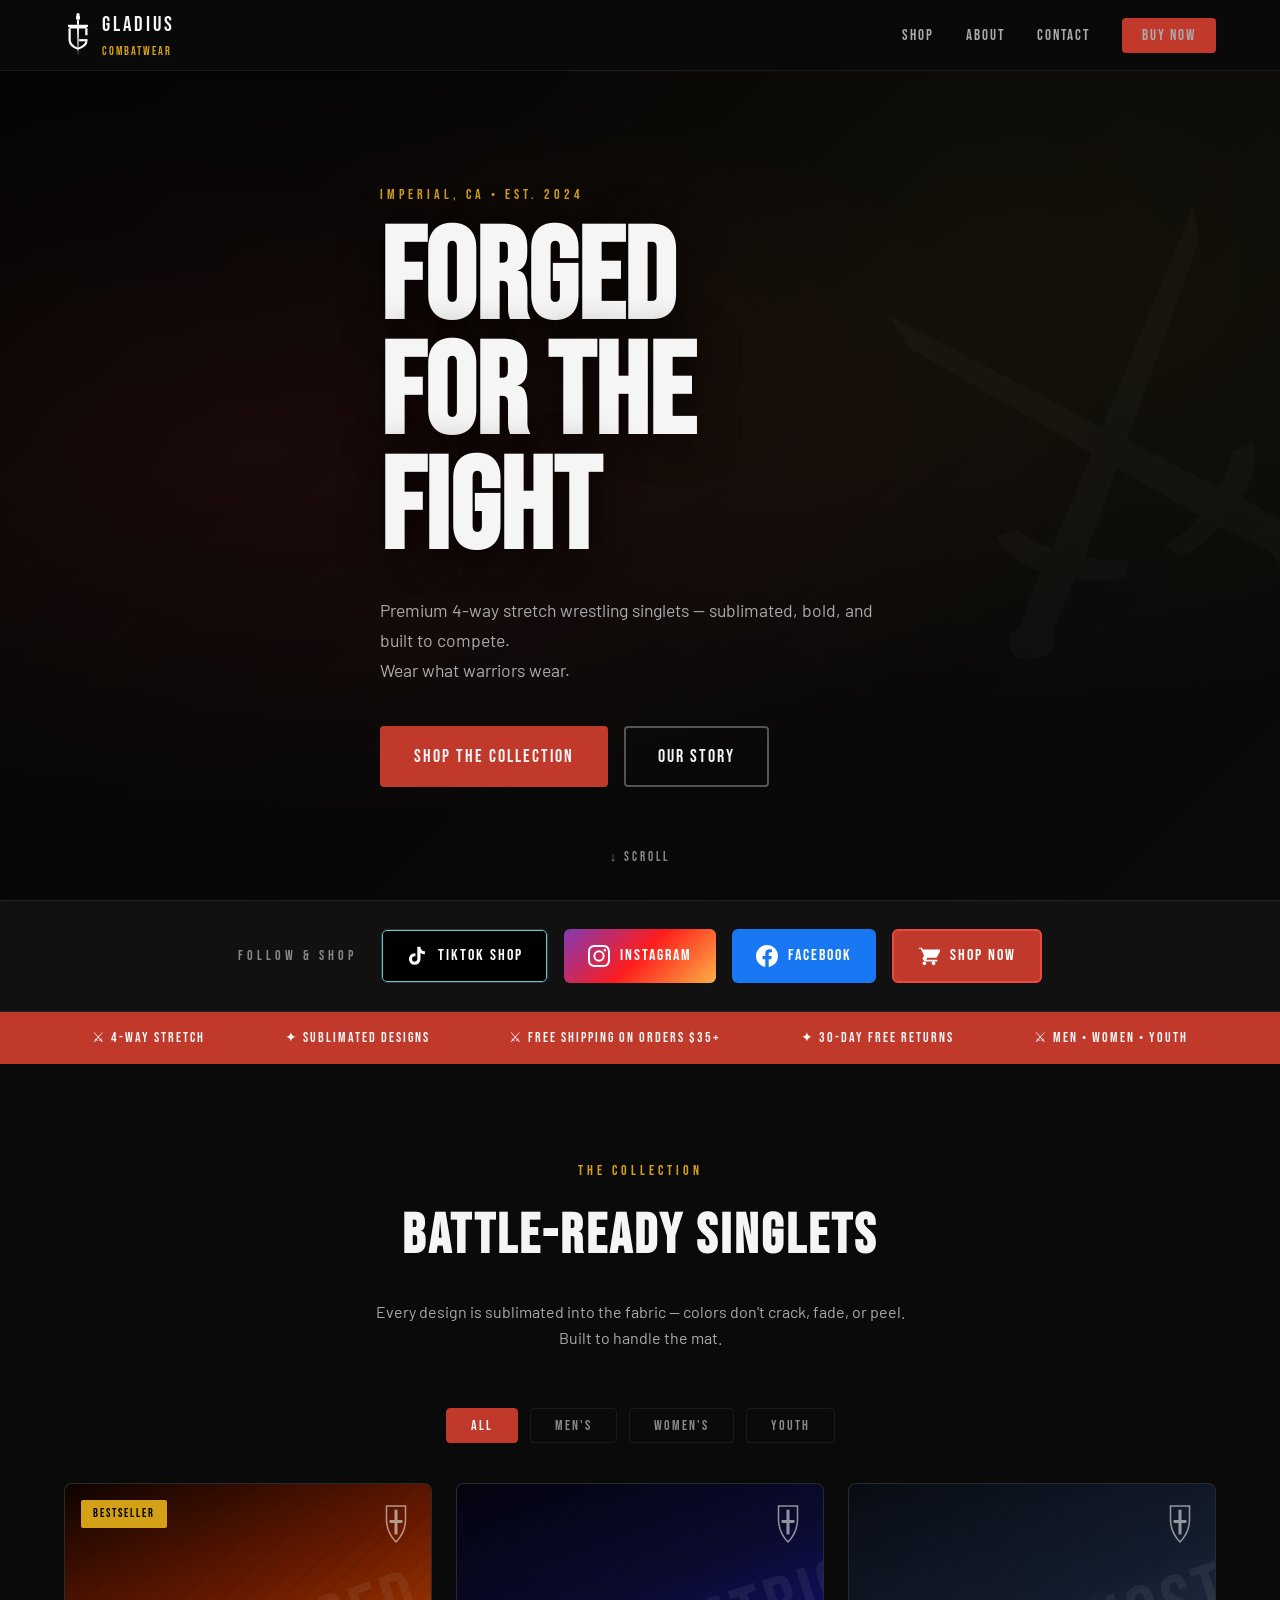
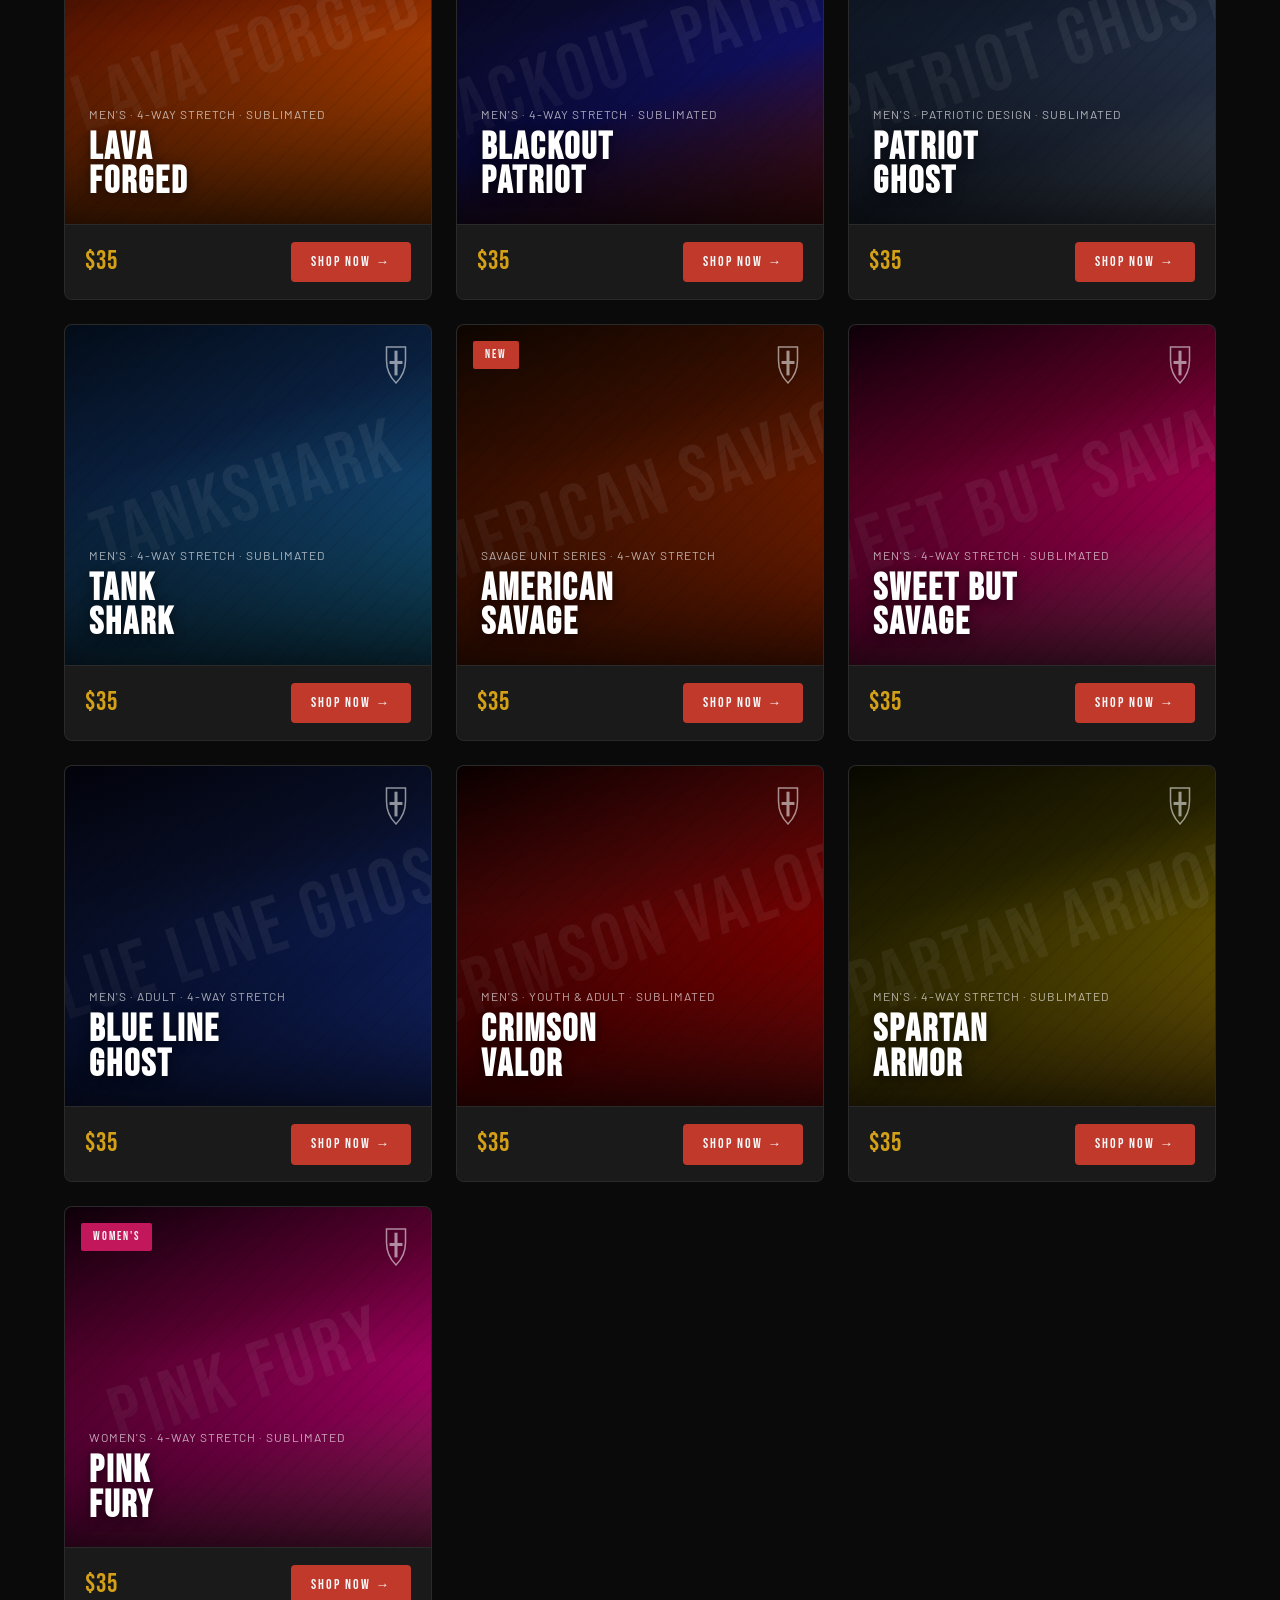
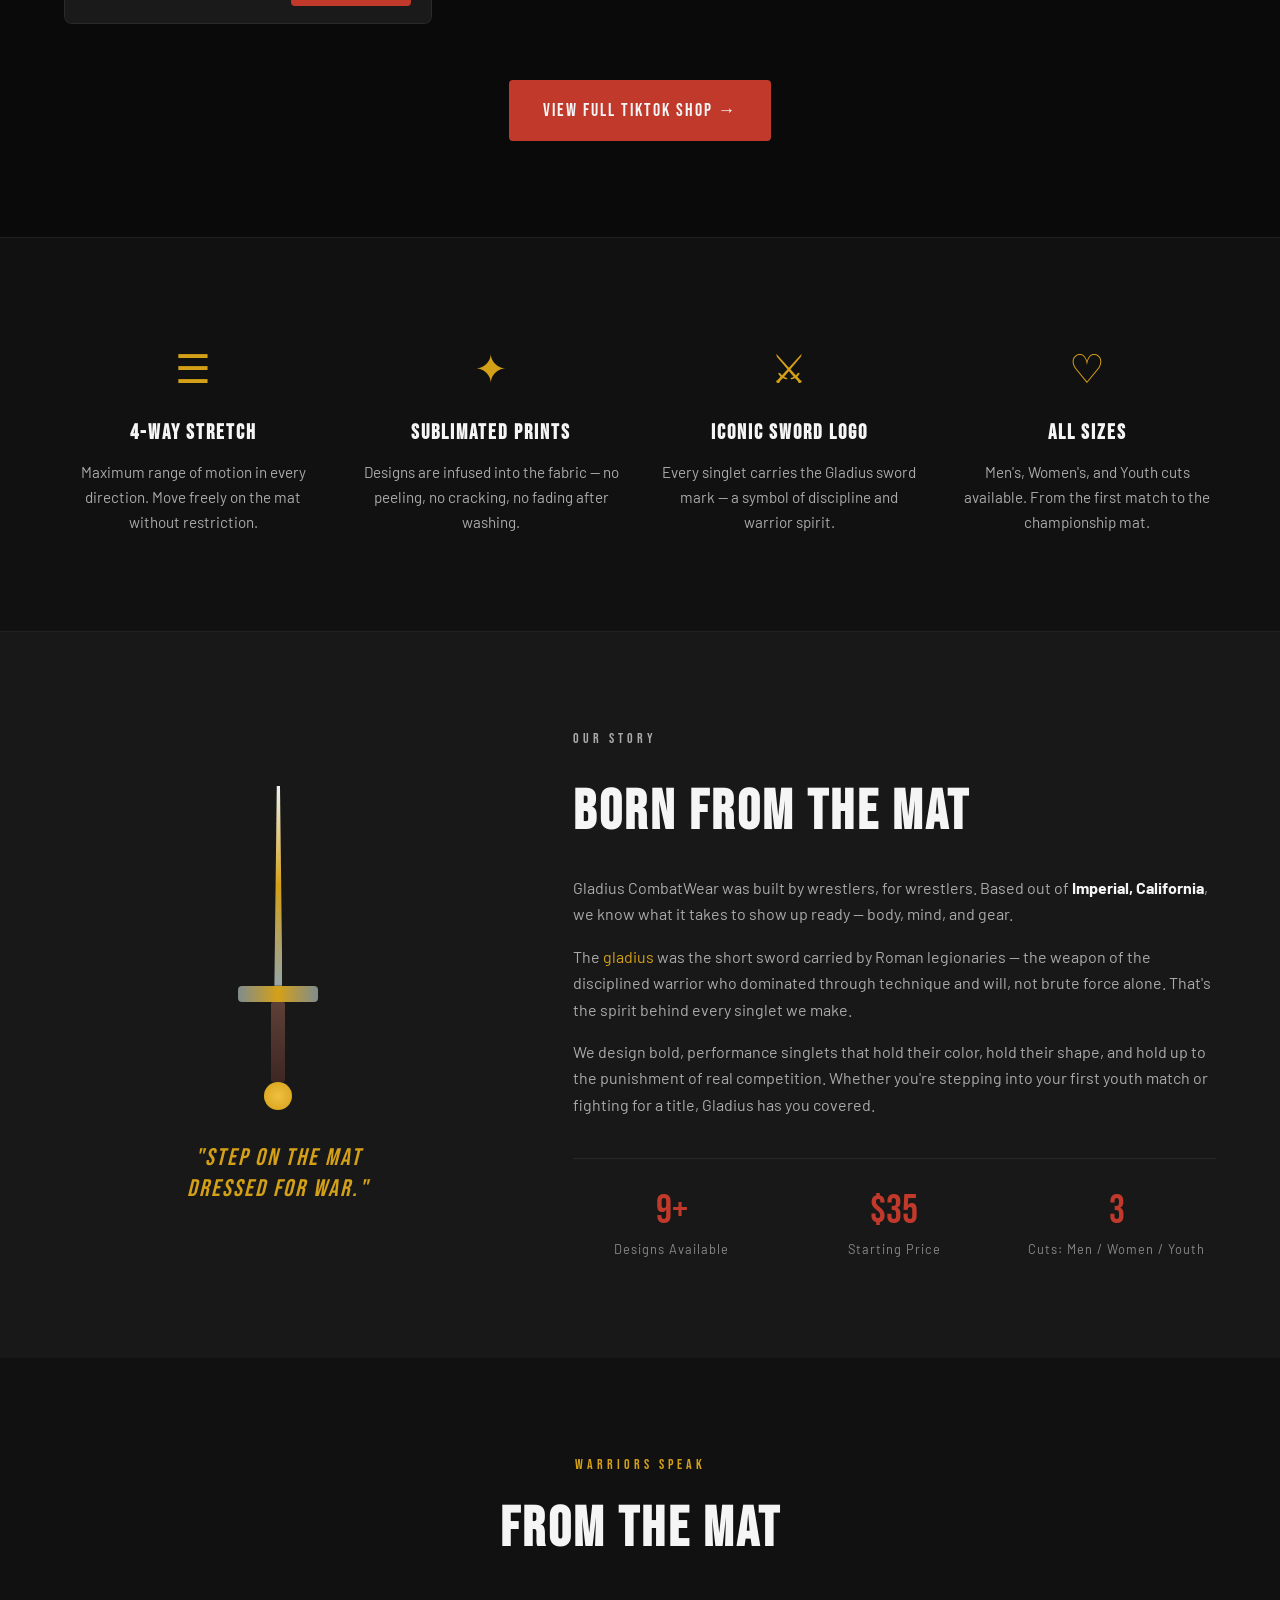
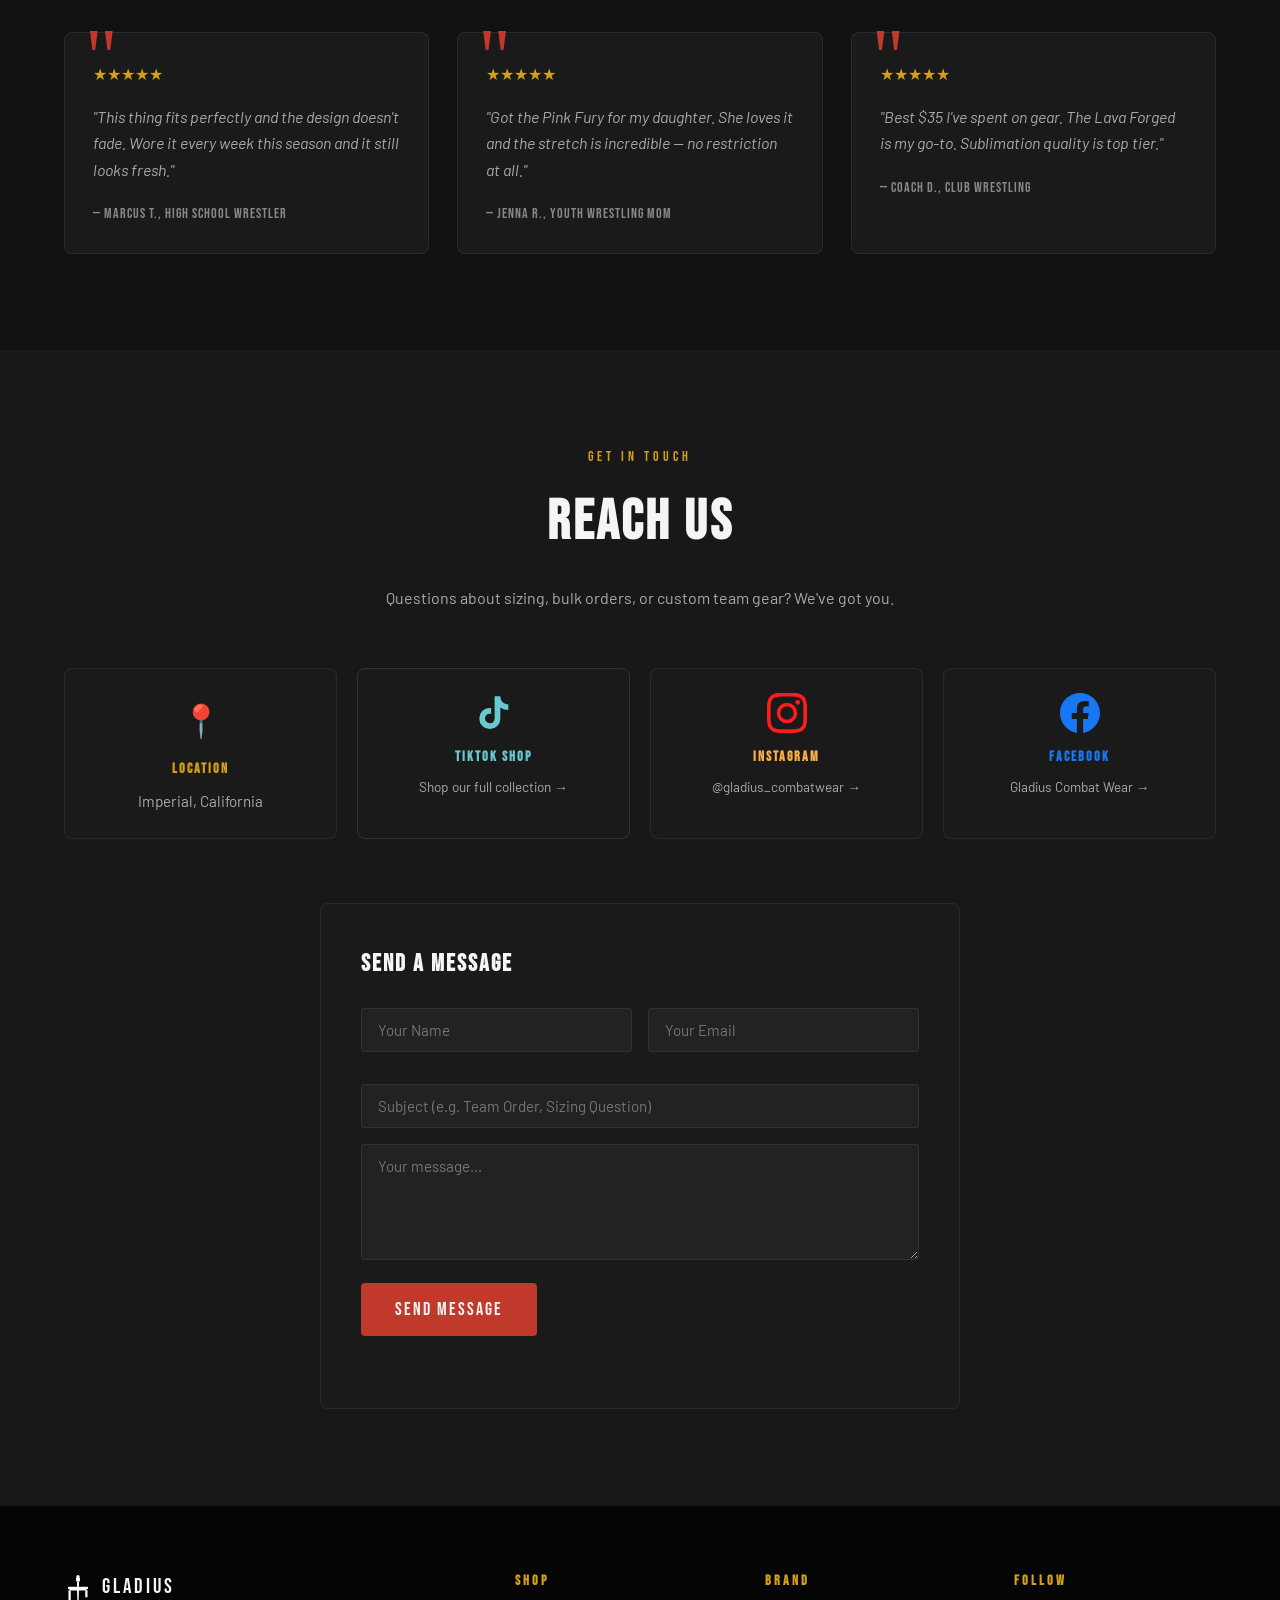
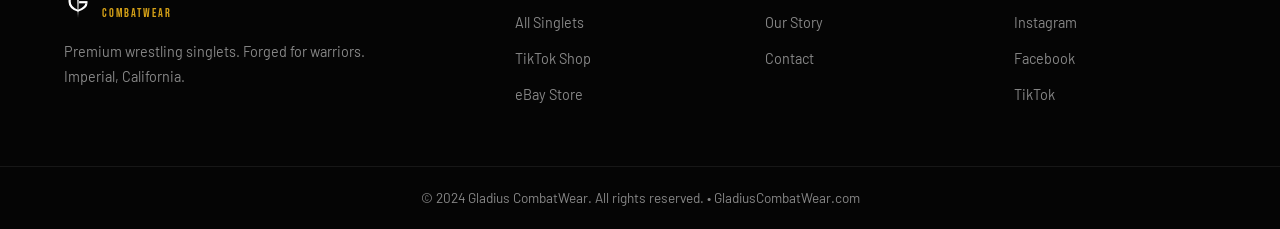
<file: gladius/index.html>
<!DOCTYPE html>
<html lang="en">
<head>
  <meta charset="UTF-8" />
  <meta name="viewport" content="width=device-width, initial-scale=1.0" />
  <title>Gladius CombatWear – Forged for the Fight</title>
  <meta name="description" content="Gladius CombatWear – Premium wrestling singlets built for warriors. 4-way stretch, sublimated designs, made to compete. Shop now on TikTok." />
  <meta property="og:title" content="Gladius CombatWear – Forged for the Fight" />
  <meta property="og:description" content="Premium wrestling singlets with bold sublimated designs. 4-way stretch. Built for warriors." />
  <meta property="og:type" content="website" />
  <meta property="og:url" content="https://gladiuscombatwear.com" />
  <link rel="preconnect" href="https://fonts.googleapis.com" />
  <link rel="preconnect" href="https://fonts.gstatic.com" crossorigin />
  <link href="https://fonts.googleapis.com/css2?family=Bebas+Neue&family=Barlow:ital,wght@0,400;0,600;0,700;1,400&display=swap" rel="stylesheet" />
  <link rel="stylesheet" href="styles.css" />
</head>
<body>

  <!-- NAV -->
  <header class="site-header">
    <nav class="nav container">
      <a href="#" class="logo">
        <div class="logo-emblem">
          <img src="logo.svg" alt="Gladius CombatWear" class="logo-img" />
        </div>
        <div class="logo-wordmark">
          <span class="logo-brand">GLADIUS</span>
          <span class="logo-sub">COMBATWEAR</span>
        </div>
      </a>
      <ul class="nav-links">
        <li><a href="#products">Shop</a></li>
        <li><a href="#about">About</a></li>
        <li><a href="#contact">Contact</a></li>
        <li><a href="https://shop.tiktok.com/view/shop?seller_id=7388779989095596078" target="_blank" rel="noopener" class="btn-nav">Buy Now</a></li>
      </ul>
      <button class="hamburger" id="hamburger" aria-label="Toggle menu">&#9776;</button>
    </nav>
    <div class="mobile-menu" id="mobileMenu">
      <a href="#products">Shop</a>
      <a href="#about">About</a>
      <a href="#contact">Contact</a>
      <a href="https://shop.tiktok.com/view/shop?seller_id=7388779989095596078" target="_blank" rel="noopener" class="btn-mobile-cta">Buy Now</a>
    </div>
  </header>

  <!-- HERO -->
  <section class="hero" id="home">
    <div class="hero-bg-overlay"></div>
    <div class="hero-content container">
      <p class="hero-eyebrow">Imperial, CA &bull; Est. 2024</p>
      <h1 class="hero-title">FORGED<br>FOR THE<br>FIGHT</h1>
      <p class="hero-sub">Premium 4-way stretch wrestling singlets — sublimated, bold, and built to compete.<br>Wear what warriors wear.</p>
      <div class="hero-actions">
        <a href="#products" class="btn btn-primary">Shop the Collection</a>
        <a href="#about" class="btn btn-ghost">Our Story</a>
      </div>
    </div>
    <div class="hero-scroll-hint">&#8595; Scroll</div>
  </section>

  <!-- SOCIAL BAR -->
  <div class="social-bar">
    <div class="container social-bar-inner">
      <p class="social-bar-label">Follow &amp; Shop</p>
      <div class="social-links">

        <a href="https://www.tiktok.com/@gladius_combatwear" target="_blank" rel="noopener" class="social-btn tiktok">
          <svg class="social-icon" viewBox="0 0 24 24" fill="currentColor" xmlns="http://www.w3.org/2000/svg" aria-hidden="true">
            <path d="M19.59 6.69a4.83 4.83 0 0 1-3.77-4.25V2h-3.45v13.67a2.89 2.89 0 0 1-2.88 2.5 2.89 2.89 0 0 1-2.89-2.89 2.89 2.89 0 0 1 2.89-2.89c.28 0 .54.04.79.1V9.01a6.32 6.32 0 0 0-.79-.05 6.34 6.34 0 0 0-6.34 6.34 6.34 6.34 0 0 0 6.34 6.34 6.34 6.34 0 0 0 6.33-6.34V8.69a8.18 8.18 0 0 0 4.78 1.52V6.76a4.85 4.85 0 0 1-1.01-.07z"/>
          </svg>
          <span>TikTok Shop</span>
        </a>

        <a href="https://www.instagram.com/gladius_combatwear/" target="_blank" rel="noopener" class="social-btn instagram">
          <svg class="social-icon" viewBox="0 0 24 24" fill="currentColor" xmlns="http://www.w3.org/2000/svg" aria-hidden="true">
            <path d="M12 2.163c3.204 0 3.584.012 4.85.07 3.252.148 4.771 1.691 4.919 4.919.058 1.265.069 1.645.069 4.849 0 3.205-.012 3.584-.069 4.849-.149 3.225-1.664 4.771-4.919 4.919-1.266.058-1.644.07-4.85.07-3.204 0-3.584-.012-4.849-.07-3.26-.149-4.771-1.699-4.919-4.92-.058-1.265-.07-1.644-.07-4.849 0-3.204.013-3.583.07-4.849.149-3.227 1.664-4.771 4.919-4.919 1.266-.057 1.645-.069 4.849-.069zM12 0C8.741 0 8.333.014 7.053.072 2.695.272.273 2.69.073 7.052.014 8.333 0 8.741 0 12c0 3.259.014 3.668.072 4.948.2 4.358 2.618 6.78 6.98 6.98C8.333 23.986 8.741 24 12 24c3.259 0 3.668-.014 4.948-.072 4.354-.2 6.782-2.618 6.979-6.98.059-1.28.073-1.689.073-4.948 0-3.259-.014-3.667-.072-4.947-.196-4.354-2.617-6.78-6.979-6.98C15.668.014 15.259 0 12 0zm0 5.838a6.162 6.162 0 1 0 0 12.324 6.162 6.162 0 0 0 0-12.324zM12 16a4 4 0 1 1 0-8 4 4 0 0 1 0 8zm6.406-11.845a1.44 1.44 0 1 0 0 2.881 1.44 1.44 0 0 0 0-2.881z"/>
          </svg>
          <span>Instagram</span>
        </a>

        <a href="https://www.facebook.com/p/Gladius-Combat-Wear-61581094785057/" target="_blank" rel="noopener" class="social-btn facebook">
          <svg class="social-icon" viewBox="0 0 24 24" fill="currentColor" xmlns="http://www.w3.org/2000/svg" aria-hidden="true">
            <path d="M24 12.073c0-6.627-5.373-12-12-12s-12 5.373-12 12c0 5.99 4.388 10.954 10.125 11.854v-8.385H7.078v-3.47h3.047V9.43c0-3.007 1.792-4.669 4.533-4.669 1.312 0 2.686.235 2.686.235v2.953H15.83c-1.491 0-1.956.925-1.956 1.874v2.25h3.328l-.532 3.47h-2.796v8.385C19.612 23.027 24 18.062 24 12.073z"/>
          </svg>
          <span>Facebook</span>
        </a>

        <a href="https://shop.tiktok.com/view/shop?seller_id=7388779989095596078" target="_blank" rel="noopener" class="social-btn shop-cta">
          <svg class="social-icon" viewBox="0 0 24 24" fill="currentColor" xmlns="http://www.w3.org/2000/svg" aria-hidden="true">
            <path d="M7 18c-1.1 0-1.99.9-1.99 2S5.9 22 7 22s2-.9 2-2-.9-2-2-2zM1 2v2h2l3.6 7.59-1.35 2.45c-.16.28-.25.61-.25.96C5 16.1 6.9 18 9 18h12v-2H9.42c-.14 0-.25-.11-.25-.25l.03-.12.9-1.63H19c.75 0 1.41-.41 1.75-1.03l3.58-6.49A1 1 0 0 0 23.45 5H5.21l-.94-2H1zm16 16c-1.1 0-1.99.9-1.99 2s.89 2 1.99 2 2-.9 2-2-.9-2-2-2z"/>
          </svg>
          <span>Shop Now</span>
        </a>

      </div>
    </div>
  </div>

  <!-- BADGE BAR -->
  <div class="badge-bar">
    <div class="container badge-inner">
      <span>&#9876; 4-Way Stretch</span>
      <span>&#10022; Sublimated Designs</span>
      <span>&#9876; Free Shipping on Orders $35+</span>
      <span>&#10022; 30-Day Free Returns</span>
      <span>&#9876; Men &bull; Women &bull; Youth</span>
    </div>
  </div>

  <!-- PRODUCTS -->
  <section class="products section" id="products">
    <div class="container">
      <div class="section-header">
        <p class="section-eyebrow">The Collection</p>
        <h2 class="section-title">BATTLE-READY SINGLETS</h2>
        <p class="section-desc">Every design is sublimated into the fabric — colors don't crack, fade, or peel. Built to handle the mat.</p>
      </div>

      <div class="filter-bar">
        <button class="filter-btn active" data-filter="all">All</button>
        <button class="filter-btn" data-filter="mens">Men's</button>
        <button class="filter-btn" data-filter="womens">Women's</button>
        <button class="filter-btn" data-filter="youth">Youth</button>
      </div>

      <div class="product-grid" id="productGrid">

        <div class="product-card" data-category="mens">
          <a href="https://shop.tiktok.com/us/pdp/gladius-combat-wear-lava-forged-singlet-4-way-stretch/1732005563694485679" target="_blank" rel="noopener" class="card-visual lava-forged" data-name="LAVA FORGED">
            <span class="card-pill">Bestseller</span>
            <div class="card-logo-mark"></div>
            <div class="card-content">
              <p class="card-cat">Men's &middot; 4-Way Stretch &middot; Sublimated</p>
              <h3 class="card-name">LAVA<br>FORGED</h3>
            </div>
          </a>
          <div class="card-footer">
            <span class="card-price">$35</span>
            <a href="https://shop.tiktok.com/us/pdp/gladius-combat-wear-lava-forged-singlet-4-way-stretch/1732005563694485679" target="_blank" rel="noopener" class="btn-shop">Shop Now &rarr;</a>
          </div>
        </div>

        <div class="product-card" data-category="mens">
          <a href="https://shop.tiktok.com/us/pdp/gladius-combat-wear-wrestling-singlet-4-way-stretch-sublimated/1731948658846175407" target="_blank" rel="noopener" class="card-visual blackout-patriot" data-name="BLACKOUT PATRIOT">
            <div class="card-logo-mark"></div>
            <div class="card-content">
              <p class="card-cat">Men's &middot; 4-Way Stretch &middot; Sublimated</p>
              <h3 class="card-name">BLACKOUT<br>PATRIOT</h3>
            </div>
          </a>
          <div class="card-footer">
            <span class="card-price">$35</span>
            <a href="https://shop.tiktok.com/us/pdp/gladius-combat-wear-wrestling-singlet-4-way-stretch-sublimated/1731948658846175407" target="_blank" rel="noopener" class="btn-shop">Shop Now &rarr;</a>
          </div>
        </div>

        <div class="product-card" data-category="mens">
          <a href="https://shop.tiktok.com/us/pdp/gladius-combatwear-wrestling-singlet-patriotic-design-flexibile/1731948692771934383" target="_blank" rel="noopener" class="card-visual patriot-ghost" data-name="PATRIOT GHOST">
            <div class="card-logo-mark"></div>
            <div class="card-content">
              <p class="card-cat">Men's &middot; Patriotic Design &middot; Sublimated</p>
              <h3 class="card-name">PATRIOT<br>GHOST</h3>
            </div>
          </a>
          <div class="card-footer">
            <span class="card-price">$35</span>
            <a href="https://shop.tiktok.com/us/pdp/gladius-combatwear-wrestling-singlet-patriotic-design-flexibile/1731948692771934383" target="_blank" rel="noopener" class="btn-shop">Shop Now &rarr;</a>
          </div>
        </div>

        <div class="product-card" data-category="mens">
          <a href="https://shop.tiktok.com/us/pdp/gladius-combatwear-tankshark-wrestling-singlet-4-way-stretch/1732254311638995119" target="_blank" rel="noopener" class="card-visual tankshark" data-name="TANKSHARK">
            <div class="card-logo-mark"></div>
            <div class="card-content">
              <p class="card-cat">Men's &middot; 4-Way Stretch &middot; Sublimated</p>
              <h3 class="card-name">TANK<br>SHARK</h3>
            </div>
          </a>
          <div class="card-footer">
            <span class="card-price">$35</span>
            <a href="https://shop.tiktok.com/us/pdp/gladius-combatwear-tankshark-wrestling-singlet-4-way-stretch/1732254311638995119" target="_blank" rel="noopener" class="btn-shop">Shop Now &rarr;</a>
          </div>
        </div>

        <div class="product-card" data-category="mens">
          <a href="https://shop.tiktok.com/us/pdp/gladius-combatwear-american-savage-wrestling-singlet-4-way-stretch/1732307706811682991" target="_blank" rel="noopener" class="card-visual savage-unit" data-name="AMERICAN SAVAGE">
            <span class="card-pill new-pill">New</span>
            <div class="card-logo-mark"></div>
            <div class="card-content">
              <p class="card-cat">Savage Unit Series &middot; 4-Way Stretch</p>
              <h3 class="card-name">AMERICAN<br>SAVAGE</h3>
            </div>
          </a>
          <div class="card-footer">
            <span class="card-price">$35</span>
            <a href="https://shop.tiktok.com/us/pdp/gladius-combatwear-american-savage-wrestling-singlet-4-way-stretch/1732307706811682991" target="_blank" rel="noopener" class="btn-shop">Shop Now &rarr;</a>
          </div>
        </div>

        <div class="product-card" data-category="mens">
          <a href="https://shop.tiktok.com/us/pdp/gladius-combatwear-sweet-but-savage-wrestling-singlet/1732307723880468655" target="_blank" rel="noopener" class="card-visual sweet-savage" data-name="SWEET BUT SAVAGE">
            <div class="card-logo-mark"></div>
            <div class="card-content">
              <p class="card-cat">Men's &middot; 4-Way Stretch &middot; Sublimated</p>
              <h3 class="card-name">SWEET BUT<br>SAVAGE</h3>
            </div>
          </a>
          <div class="card-footer">
            <span class="card-price">$35</span>
            <a href="https://shop.tiktok.com/us/pdp/gladius-combatwear-sweet-but-savage-wrestling-singlet/1732307723880468655" target="_blank" rel="noopener" class="btn-shop">Shop Now &rarr;</a>
          </div>
        </div>

        <div class="product-card" data-category="mens">
          <a href="https://shop.tiktok.com/us/pdp/gladius-combat-wear-blue-line-ghost-adult-large-4-way-stretch/1731948539125403823" target="_blank" rel="noopener" class="card-visual blue-ghost" data-name="BLUE LINE GHOST">
            <div class="card-logo-mark"></div>
            <div class="card-content">
              <p class="card-cat">Men's &middot; Adult &middot; 4-Way Stretch</p>
              <h3 class="card-name">BLUE LINE<br>GHOST</h3>
            </div>
          </a>
          <div class="card-footer">
            <span class="card-price">$35</span>
            <a href="https://shop.tiktok.com/us/pdp/gladius-combat-wear-blue-line-ghost-adult-large-4-way-stretch/1731948539125403823" target="_blank" rel="noopener" class="btn-shop">Shop Now &rarr;</a>
          </div>
        </div>

        <div class="product-card" data-category="mens">
          <a href="https://shop.tiktok.com/us/pdp/gladius-combatwear-crimson-valor-wrestling-singlet-youth-adult/1731948634033000623" target="_blank" rel="noopener" class="card-visual crimson-valor" data-name="CRIMSON VALOR">
            <div class="card-logo-mark"></div>
            <div class="card-content">
              <p class="card-cat">Men's &middot; Youth &amp; Adult &middot; Sublimated</p>
              <h3 class="card-name">CRIMSON<br>VALOR</h3>
            </div>
          </a>
          <div class="card-footer">
            <span class="card-price">$35</span>
            <a href="https://shop.tiktok.com/us/pdp/gladius-combatwear-crimson-valor-wrestling-singlet-youth-adult/1731948634033000623" target="_blank" rel="noopener" class="btn-shop">Shop Now &rarr;</a>
          </div>
        </div>

        <div class="product-card" data-category="mens">
          <a href="https://shop.app/products/7754128982067/gladius-combat-wear-wrestling-singlet-spartan-armor-4-way-stretch-sublimated" target="_blank" rel="noopener" class="card-visual spartan-armor" data-name="SPARTAN ARMOR">
            <div class="card-logo-mark"></div>
            <div class="card-content">
              <p class="card-cat">Men's &middot; 4-Way Stretch &middot; Sublimated</p>
              <h3 class="card-name">SPARTAN<br>ARMOR</h3>
            </div>
          </a>
          <div class="card-footer">
            <span class="card-price">$35</span>
            <a href="https://shop.app/products/7754128982067/gladius-combat-wear-wrestling-singlet-spartan-armor-4-way-stretch-sublimated" target="_blank" rel="noopener" class="btn-shop">Shop Now &rarr;</a>
          </div>
        </div>

        <div class="product-card" data-category="womens">
          <a href="https://shop.tiktok.com/us/pdp/gladius-ladies-pink-fury-4-way-stretch-wrestling-singlet/1732254317476024495" target="_blank" rel="noopener" class="card-visual pink-fury" data-name="PINK FURY">
            <span class="card-pill womens-pill">Women's</span>
            <div class="card-logo-mark"></div>
            <div class="card-content">
              <p class="card-cat">Women's &middot; 4-Way Stretch &middot; Sublimated</p>
              <h3 class="card-name">PINK<br>FURY</h3>
            </div>
          </a>
          <div class="card-footer">
            <span class="card-price">$35</span>
            <a href="https://shop.tiktok.com/us/pdp/gladius-ladies-pink-fury-4-way-stretch-wrestling-singlet/1732254317476024495" target="_blank" rel="noopener" class="btn-shop">Shop Now &rarr;</a>
          </div>
        </div>

      </div>

      <div class="shop-all-cta">
        <a href="https://shop.tiktok.com/view/shop?seller_id=7388779989095596078" target="_blank" rel="noopener" class="btn btn-primary">View Full TikTok Shop &rarr;</a>
      </div>
    </div>
  </section>

  <!-- FEATURES -->
  <section class="features section">
    <div class="container">
      <div class="feature-grid">
        <div class="feature-card">
          <div class="feature-icon">&#9776;</div>
          <h3>4-Way Stretch</h3>
          <p>Maximum range of motion in every direction. Move freely on the mat without restriction.</p>
        </div>
        <div class="feature-card">
          <div class="feature-icon">&#10022;</div>
          <h3>Sublimated Prints</h3>
          <p>Designs are infused into the fabric — no peeling, no cracking, no fading after washing.</p>
        </div>
        <div class="feature-card">
          <div class="feature-icon">&#9876;</div>
          <h3>Iconic Sword Logo</h3>
          <p>Every singlet carries the Gladius sword mark — a symbol of discipline and warrior spirit.</p>
        </div>
        <div class="feature-card">
          <div class="feature-icon">&#9825;</div>
          <h3>All Sizes</h3>
          <p>Men's, Women's, and Youth cuts available. From the first match to the championship mat.</p>
        </div>
      </div>
    </div>
  </section>

  <!-- ABOUT -->
  <section class="about section" id="about">
    <div class="container about-grid">
      <div class="about-visual">
        <div class="sword-graphic">
          <div class="sword-blade"></div>
          <div class="sword-guard"></div>
          <div class="sword-grip"></div>
          <div class="sword-pommel"></div>
        </div>
        <div class="about-quote">"Step on the mat<br>dressed for war."</div>
      </div>
      <div class="about-content">
        <p class="section-eyebrow">Our Story</p>
        <h2 class="section-title">BORN FROM THE MAT</h2>
        <p>Gladius CombatWear was built by wrestlers, for wrestlers. Based out of <strong>Imperial, California</strong>, we know what it takes to show up ready — body, mind, and gear.</p>
        <p>The <em>gladius</em> was the short sword carried by Roman legionaries — the weapon of the disciplined warrior who dominated through technique and will, not brute force alone. That's the spirit behind every singlet we make.</p>
        <p>We design bold, performance singlets that hold their color, hold their shape, and hold up to the punishment of real competition. Whether you're stepping into your first youth match or fighting for a title, Gladius has you covered.</p>
        <div class="about-stats">
          <div class="stat">
            <span class="stat-num">9+</span>
            <span class="stat-label">Designs Available</span>
          </div>
          <div class="stat">
            <span class="stat-num">$35</span>
            <span class="stat-label">Starting Price</span>
          </div>
          <div class="stat">
            <span class="stat-num">3</span>
            <span class="stat-label">Cuts: Men / Women / Youth</span>
          </div>
        </div>
      </div>
    </div>
  </section>

  <!-- TESTIMONIALS -->
  <section class="testimonials section">
    <div class="container">
      <div class="section-header">
        <p class="section-eyebrow">Warriors Speak</p>
        <h2 class="section-title">FROM THE MAT</h2>
      </div>
      <div class="testimonial-grid">
        <div class="testimonial-card">
          <div class="stars">&#9733;&#9733;&#9733;&#9733;&#9733;</div>
          <p>"This thing fits perfectly and the design doesn't fade. Wore it every week this season and it still looks fresh."</p>
          <span class="reviewer">— Marcus T., High School Wrestler</span>
        </div>
        <div class="testimonial-card">
          <div class="stars">&#9733;&#9733;&#9733;&#9733;&#9733;</div>
          <p>"Got the Pink Fury for my daughter. She loves it and the stretch is incredible — no restriction at all."</p>
          <span class="reviewer">— Jenna R., Youth Wrestling Mom</span>
        </div>
        <div class="testimonial-card">
          <div class="stars">&#9733;&#9733;&#9733;&#9733;&#9733;</div>
          <p>"Best $35 I've spent on gear. The Lava Forged is my go-to. Sublimation quality is top tier."</p>
          <span class="reviewer">— Coach D., Club Wrestling</span>
        </div>
      </div>
    </div>
  </section>

  <!-- CONTACT -->
  <section class="contact section" id="contact">
    <div class="container contact-inner">
      <div class="section-header">
        <p class="section-eyebrow">Get In Touch</p>
        <h2 class="section-title">REACH US</h2>
        <p class="section-desc">Questions about sizing, bulk orders, or custom team gear? We've got you.</p>
      </div>
      <div class="contact-grid">
        <div class="contact-card">
          <span class="contact-icon">&#128205;</span>
          <h4>Location</h4>
          <p>Imperial, California</p>
        </div>

        <a href="https://shop.tiktok.com/view/shop?seller_id=7388779989095596078" target="_blank" rel="noopener" class="contact-card contact-card-link tiktok-card">
          <svg class="contact-platform-icon" viewBox="0 0 24 24" fill="currentColor" xmlns="http://www.w3.org/2000/svg" aria-hidden="true">
            <path d="M19.59 6.69a4.83 4.83 0 0 1-3.77-4.25V2h-3.45v13.67a2.89 2.89 0 0 1-2.88 2.5 2.89 2.89 0 0 1-2.89-2.89 2.89 2.89 0 0 1 2.89-2.89c.28 0 .54.04.79.1V9.01a6.32 6.32 0 0 0-.79-.05 6.34 6.34 0 0 0-6.34 6.34 6.34 6.34 0 0 0 6.34 6.34 6.34 6.34 0 0 0 6.33-6.34V8.69a8.18 8.18 0 0 0 4.78 1.52V6.76a4.85 4.85 0 0 1-1.01-.07z"/>
          </svg>
          <h4>TikTok Shop</h4>
          <span class="contact-link-text">Shop our full collection &rarr;</span>
        </a>

        <a href="https://www.instagram.com/gladius_combatwear/" target="_blank" rel="noopener" class="contact-card contact-card-link instagram-card">
          <svg class="contact-platform-icon" viewBox="0 0 24 24" fill="currentColor" xmlns="http://www.w3.org/2000/svg" aria-hidden="true">
            <path d="M12 2.163c3.204 0 3.584.012 4.85.07 3.252.148 4.771 1.691 4.919 4.919.058 1.265.069 1.645.069 4.849 0 3.205-.012 3.584-.069 4.849-.149 3.225-1.664 4.771-4.919 4.919-1.266.058-1.644.07-4.85.07-3.204 0-3.584-.012-4.849-.07-3.26-.149-4.771-1.699-4.919-4.92-.058-1.265-.07-1.644-.07-4.849 0-3.204.013-3.583.07-4.849.149-3.227 1.664-4.771 4.919-4.919 1.266-.057 1.645-.069 4.849-.069zM12 0C8.741 0 8.333.014 7.053.072 2.695.272.273 2.69.073 7.052.014 8.333 0 8.741 0 12c0 3.259.014 3.668.072 4.948.2 4.358 2.618 6.78 6.98 6.98C8.333 23.986 8.741 24 12 24c3.259 0 3.668-.014 4.948-.072 4.354-.2 6.782-2.618 6.979-6.98.059-1.28.073-1.689.073-4.948 0-3.259-.014-3.667-.072-4.947-.196-4.354-2.617-6.78-6.979-6.98C15.668.014 15.259 0 12 0zm0 5.838a6.162 6.162 0 1 0 0 12.324 6.162 6.162 0 0 0 0-12.324zM12 16a4 4 0 1 1 0-8 4 4 0 0 1 0 8zm6.406-11.845a1.44 1.44 0 1 0 0 2.881 1.44 1.44 0 0 0 0-2.881z"/>
          </svg>
          <h4>Instagram</h4>
          <span class="contact-link-text">@gladius_combatwear &rarr;</span>
        </a>

        <a href="https://www.facebook.com/p/Gladius-Combat-Wear-61581094785057/" target="_blank" rel="noopener" class="contact-card contact-card-link facebook-card">
          <svg class="contact-platform-icon" viewBox="0 0 24 24" fill="currentColor" xmlns="http://www.w3.org/2000/svg" aria-hidden="true">
            <path d="M24 12.073c0-6.627-5.373-12-12-12s-12 5.373-12 12c0 5.99 4.388 10.954 10.125 11.854v-8.385H7.078v-3.47h3.047V9.43c0-3.007 1.792-4.669 4.533-4.669 1.312 0 2.686.235 2.686.235v2.953H15.83c-1.491 0-1.956.925-1.956 1.874v2.25h3.328l-.532 3.47h-2.796v8.385C19.612 23.027 24 18.062 24 12.073z"/>
          </svg>
          <h4>Facebook</h4>
          <span class="contact-link-text">Gladius Combat Wear &rarr;</span>
        </a>

      </div>

      <form class="contact-form" id="contactForm">
        <h3>Send a Message</h3>
        <div class="form-row">
          <input type="text" name="name" placeholder="Your Name" required />
          <input type="email" name="email" placeholder="Your Email" required />
        </div>
        <input type="text" name="subject" placeholder="Subject (e.g. Team Order, Sizing Question)" />
        <textarea name="message" rows="5" placeholder="Your message..." required></textarea>
        <button type="submit" class="btn btn-primary">Send Message</button>
        <p class="form-note" id="formNote"></p>
      </form>
    </div>
  </section>

  <!-- FOOTER -->
  <footer class="site-footer">
    <div class="container footer-inner">
      <div class="footer-brand">
        <a href="#" class="logo">
          <div class="logo-emblem">
            <img src="logo.svg" alt="Gladius CombatWear" class="logo-img" />
          </div>
          <div class="logo-wordmark">
            <span class="logo-brand">GLADIUS</span>
            <span class="logo-sub">COMBATWEAR</span>
          </div>
        </a>
        <p>Premium wrestling singlets. Forged for warriors.<br>Imperial, California.</p>
      </div>
      <div class="footer-links">
        <h4>Shop</h4>
        <ul>
          <li><a href="#products">All Singlets</a></li>
          <li><a href="https://shop.tiktok.com/view/shop?seller_id=7388779989095596078" target="_blank" rel="noopener">TikTok Shop</a></li>
          <li><a href="https://www.ebay.com/sch/i.html?_nkw=gladius+combat+wear" target="_blank" rel="noopener">eBay Store</a></li>
        </ul>
      </div>
      <div class="footer-links">
        <h4>Brand</h4>
        <ul>
          <li><a href="#about">Our Story</a></li>
          <li><a href="#contact">Contact</a></li>
        </ul>
      </div>
      <div class="footer-links">
        <h4>Follow</h4>
        <ul>
          <li><a href="https://www.instagram.com/gladius_combatwear/" target="_blank" rel="noopener">Instagram</a></li>
          <li><a href="https://www.facebook.com/p/Gladius-Combat-Wear-61581094785057/" target="_blank" rel="noopener">Facebook</a></li>
          <li><a href="https://shop.tiktok.com/view/shop?seller_id=7388779989095596078" target="_blank" rel="noopener">TikTok</a></li>
        </ul>
      </div>
    </div>
    <div class="footer-bottom">
      <div class="container">
        <p>&copy; 2024 Gladius CombatWear. All rights reserved. &bull; GladiusCombatWear.com</p>
      </div>
    </div>
  </footer>

  <script src="script.js"></script>
</body>
</html>
</file>
<file: styles.css>
/* =========================================
   GLADIUS COMATWEAR — styles.css
   Theme: Dark combat / warrior aesthetic
   ========================================= */

*, *::before, *::after {
  box-sizing: border-box;
  margin: 0;
  padding: 0;
}

:root {
  --bg:        #0a0a0a;
  --bg2:       #111111;
  --bg3:       #181818;
  --card:      #1a1a1a;
  --red:       #c0392b;
  --red-dark:  #96281b;
  --red-light: #e74c3c;
  --gold:      #d4a017;
  --gold-light:#f0c040;
  --white:     #f5f5f5;
  --gray:      #888;
  --gray-light:#aaa;
  --border:    rgba(255,255,255,0.07);
  --font-head: 'Bebas Neue', sans-serif;
  --font-body: 'Barlow', sans-serif;
  --radius:    4px;
  --shadow:    0 4px 24px rgba(0,0,0,0.5);
}

html { scroll-behavior: smooth; }

body {
  background: var(--bg);
  color: var(--white);
  font-family: var(--font-body);
  font-size: 16px;
  line-height: 1.65;
  overflow-x: hidden;
}

.container {
  max-width: 1200px;
  margin: 0 auto;
  padding: 0 24px;
}

.section { padding: 96px 0; }

a { color: inherit; text-decoration: none; }

/* ---- BUTTONS ---- */
.btn {
  display: inline-block;
  padding: 14px 32px;
  font-family: var(--font-head);
  font-size: 1.1rem;
  letter-spacing: 2px;
  border-radius: var(--radius);
  cursor: pointer;
  transition: all 0.2s;
  border: 2px solid transparent;
}
.btn-primary {
  background: var(--red);
  color: var(--white);
  border-color: var(--red);
}
.btn-primary:hover {
  background: var(--red-light);
  border-color: var(--red-light);
  transform: translateY(-2px);
  box-shadow: 0 8px 24px rgba(192,57,43,0.4);
}
.btn-ghost {
  background: transparent;
  color: var(--white);
  border-color: rgba(255,255,255,0.3);
}
.btn-ghost:hover {
  border-color: var(--gold);
  color: var(--gold);
}
.btn-nav {
  background: var(--red);
  color: var(--white);
  padding: 8px 20px;
  border-radius: var(--radius);
  font-family: var(--font-head);
  letter-spacing: 1px;
  font-size: 0.95rem;
  transition: background 0.2s;
}
.btn-nav:hover { background: var(--red-light); }

/* ---- HEADER / NAV ---- */
.site-header {
  position: fixed;
  top: 0; left: 0; right: 0;
  z-index: 1000;
  background: rgba(10,10,10,0.95);
  backdrop-filter: blur(8px);
  border-bottom: 1px solid var(--border);
}
.nav {
  display: flex;
  align-items: center;
  justify-content: space-between;
  height: 70px;
}
.logo {
  display: flex;
  align-items: center;
  gap: 10px;
  text-decoration: none;
}
.logo-icon {
  width: 28px;
  height: 38px;
  color: var(--gold);
  flex-shrink: 0;
}
.logo-text {
  font-family: var(--font-head);
  font-size: 1.3rem;
  letter-spacing: 3px;
  color: var(--white);
}
.logo-sub {
  color: var(--gold);
}
.nav-links {
  display: flex;
  align-items: center;
  gap: 32px;
  list-style: none;
}
.nav-links a {
  font-family: var(--font-head);
  letter-spacing: 2px;
  font-size: 0.95rem;
  color: var(--gray-light);
  transition: color 0.2s;
}
.nav-links a:hover { color: var(--white); }
.hamburger {
  display: none;
  background: none;
  border: none;
  color: var(--white);
  font-size: 1.5rem;
  cursor: pointer;
}
.mobile-menu {
  display: none;
  flex-direction: column;
  background: var(--bg2);
  border-top: 1px solid var(--border);
  padding: 16px 24px;
  gap: 16px;
}
.mobile-menu a {
  font-family: var(--font-head);
  letter-spacing: 2px;
  color: var(--gray-light);
  font-size: 1.1rem;
}
.mobile-menu a:hover { color: var(--white); }
.btn-mobile-cta {
  background: var(--red);
  color: var(--white) !important;
  padding: 10px 20px;
  border-radius: var(--radius);
  text-align: center;
}

/* ---- HERO ---- */
.hero {
  position: relative;
  min-height: 100vh;
  display: flex;
  align-items: center;
  background: var(--bg);
  overflow: hidden;
  padding-top: 70px;
}
.hero::before {
  content: '';
  position: absolute;
  inset: 0;
  background:
    radial-gradient(ellipse at 20% 50%, rgba(192,57,43,0.18) 0%, transparent 60%),
    radial-gradient(ellipse at 80% 30%, rgba(212,160,23,0.08) 0%, transparent 50%);
  pointer-events: none;
}
.hero::after {
  content: '⚔';
  position: absolute;
  right: -60px;
  top: 50%;
  transform: translateY(-50%) rotate(-20deg);
  font-size: 40vw;
  color: rgba(255,255,255,0.02);
  pointer-events: none;
  font-family: serif;
}
.hero-bg-overlay {
  position: absolute;
  inset: 0;
  background: linear-gradient(135deg, rgba(0,0,0,0.6) 0%, transparent 100%);
}
.hero-content {
  position: relative;
  z-index: 1;
}
.hero-eyebrow {
  font-family: var(--font-head);
  letter-spacing: 4px;
  font-size: 0.9rem;
  color: var(--gold);
  margin-bottom: 16px;
}
.hero-title {
  font-family: var(--font-head);
  font-size: clamp(4rem, 10vw, 9rem);
  line-height: 0.9;
  color: var(--white);
  text-shadow: 0 4px 40px rgba(0,0,0,0.8);
  margin-bottom: 28px;
}
.hero-title span { color: var(--red); }
.hero-sub {
  font-size: 1.1rem;
  color: var(--gray-light);
  max-width: 520px;
  margin-bottom: 40px;
  line-height: 1.7;
}
.hero-actions {
  display: flex;
  gap: 16px;
  flex-wrap: wrap;
}
.hero-scroll-hint {
  position: absolute;
  bottom: 32px;
  left: 50%;
  transform: translateX(-50%);
  font-family: var(--font-head);
  letter-spacing: 3px;
  font-size: 0.8rem;
  color: var(--gray);
  animation: bounce 2s infinite;
}
@keyframes bounce {
  0%, 100% { transform: translateX(-50%) translateY(0); }
  50%       { transform: translateX(-50%) translateY(8px); }
}

/* ---- SOCIAL BAR ---- */
.social-bar {
  background: var(--bg2);
  border-top: 1px solid var(--border);
  border-bottom: 1px solid var(--border);
  padding: 28px 0;
}
.social-bar-inner {
  display: flex;
  align-items: center;
  gap: 24px;
  flex-wrap: wrap;
  justify-content: center;
}
.social-bar-label {
  font-family: var(--font-head);
  letter-spacing: 4px;
  font-size: 0.85rem;
  color: var(--gray);
  white-space: nowrap;
}
.social-links {
  display: flex;
  gap: 16px;
  flex-wrap: wrap;
  justify-content: center;
}
.social-btn {
  display: inline-flex;
  align-items: center;
  gap: 10px;
  padding: 12px 24px;
  border-radius: 6px;
  font-family: var(--font-head);
  font-size: 1rem;
  letter-spacing: 2px;
  text-decoration: none;
  color: #fff;
  transition: transform 0.2s, box-shadow 0.2s, filter 0.2s;
  border: none;
  cursor: pointer;
}
.social-btn:hover {
  transform: translateY(-3px);
  filter: brightness(1.15);
  box-shadow: 0 8px 24px rgba(0,0,0,0.5);
}
.social-icon {
  width: 22px;
  height: 22px;
  flex-shrink: 0;
}
.social-btn.tiktok {
  background: #010101;
  border: 1px solid #333;
  box-shadow: 0 0 0 1px #69C9D0 inset;
}
.social-btn.tiktok:hover { box-shadow: 0 8px 24px rgba(105,201,208,0.3); }
.social-btn.instagram {
  background: linear-gradient(135deg, #833ab4 0%, #fd1d1d 50%, #fcb045 100%);
}
.social-btn.instagram:hover { box-shadow: 0 8px 24px rgba(253,29,29,0.4); }
.social-btn.facebook {
  background: #1877f2;
}
.social-btn.facebook:hover { box-shadow: 0 8px 24px rgba(24,119,242,0.4); }
.social-btn.shop-cta {
  background: var(--red);
  border: 2px solid var(--red-light);
}
.social-btn.shop-cta:hover { box-shadow: 0 8px 24px rgba(192,57,43,0.5); }

/* ---- BADGE BAR ---- */
.badge-bar {
  background: var(--red);
  padding: 14px 0;
  overflow: hidden;
}
.badge-inner {
  display: flex;
  justify-content: space-around;
  flex-wrap: wrap;
  gap: 8px 24px;
}
.badge-inner span {
  font-family: var(--font-head);
  letter-spacing: 2px;
  font-size: 0.9rem;
  color: var(--white);
  white-space: nowrap;
}

/* ---- SECTION HEADERS ---- */
.section-header { text-align: center; margin-bottom: 56px; }
.section-eyebrow {
  font-family: var(--font-head);
  letter-spacing: 4px;
  font-size: 0.85rem;
  color: var(--gold);
  margin-bottom: 8px;
}
.section-title {
  font-family: var(--font-head);
  font-size: clamp(2.2rem, 5vw, 3.5rem);
  letter-spacing: 3px;
  color: var(--white);
  margin-bottom: 16px;
}
.section-desc {
  color: var(--gray-light);
  max-width: 560px;
  margin: 0 auto;
}

/* ---- FILTER BAR ---- */
.filter-bar {
  display: flex;
  justify-content: center;
  gap: 12px;
  margin-bottom: 40px;
  flex-wrap: wrap;
}
.filter-btn {
  font-family: var(--font-head);
  letter-spacing: 2px;
  font-size: 0.9rem;
  padding: 8px 24px;
  background: transparent;
  border: 1px solid var(--border);
  color: var(--gray);
  border-radius: var(--radius);
  cursor: pointer;
  transition: all 0.2s;
}
.filter-btn:hover, .filter-btn.active {
  background: var(--red);
  border-color: var(--red);
  color: var(--white);
}

/* ---- PRODUCT GRID ---- */
.product-grid {
  display: grid;
  grid-template-columns: repeat(auto-fill, minmax(300px, 1fr));
  gap: 24px;
}
.product-card {
  border-radius: 8px;
  overflow: hidden;
  background: var(--card);
  border: 1px solid var(--border);
  transition: transform 0.3s, box-shadow 0.3s;
}
.product-card:hover { transform: translateY(-8px); box-shadow: 0 24px 60px rgba(0,0,0,0.7); }
.product-card.hidden { display: none; }

/* --- Card visual area --- */
.card-visual {
  display: flex;
  flex-direction: column;
  justify-content: flex-end;
  position: relative;
  height: 340px;
  padding: 24px;
  text-decoration: none;
  overflow: hidden;
  cursor: pointer;
}

/* Stripe texture overlay */
.card-visual::before {
  content: '';
  position: absolute;
  inset: 0;
  background: repeating-linear-gradient(
    -45deg,
    transparent,
    transparent 12px,
    rgba(0,0,0,0.06) 12px,
    rgba(0,0,0,0.06) 14px
  );
  z-index: 1;
  pointer-events: none;
}

/* Vignette — darkens bottom so text pops */
.card-visual::after {
  content: '';
  position: absolute;
  inset: 0;
  background: linear-gradient(to top, rgba(0,0,0,0.82) 0%, rgba(0,0,0,0.1) 55%, transparent 100%);
  z-index: 1;
  pointer-events: none;
}

/* Watermark design name */
.card-visual [data-name]::before { display: none; }
.card-watermark-text {
  position: absolute;
  top: 50%;
  left: 50%;
  transform: translate(-50%, -50%) rotate(-18deg);
  font-family: var(--font-head);
  font-size: 5rem;
  letter-spacing: 4px;
  color: rgba(255,255,255,0.07);
  white-space: nowrap;
  pointer-events: none;
  z-index: 0;
  user-select: none;
}

/* Logo mark — SVG sword+diamond via CSS background */
.card-logo-mark {
  position: absolute;
  top: 16px;
  right: 16px;
  width: 38px;
  height: 50px;
  z-index: 2;
  opacity: 0.55;
  background-image: url("data:image/svg+xml,%3Csvg viewBox='0 0 100 120' xmlns='http://www.w3.org/2000/svg'%3E%3Cpath d='M 25 15 L 75 15 L 75 50 Q 75 85 50 110 Q 25 85 25 50 Z' fill='none' stroke='white' stroke-width='4'/%3E%3Crect x='46' y='25' width='8' height='65' fill='white'/%3E%3Crect x='33' y='52' width='34' height='8' fill='white'/%3E%3C/svg%3E");
  background-repeat: no-repeat;
  background-size: contain;
  transition: opacity 0.2s;
}
.card-visual:hover .card-logo-mark { opacity: 0.9; }

/* Pill badges */
.card-pill {
  position: absolute;
  top: 16px;
  left: 16px;
  background: var(--gold);
  color: #000;
  font-family: var(--font-head);
  font-size: 0.75rem;
  letter-spacing: 2px;
  padding: 4px 12px;
  border-radius: 2px;
  z-index: 3;
}
.new-pill { background: var(--red); color: var(--white); }
.womens-pill { background: #c2185b; color: var(--white); }

/* Card text content */
.card-content {
  position: relative;
  z-index: 2;
}
.card-cat {
  font-size: 0.75rem;
  letter-spacing: 1px;
  color: rgba(255,255,255,0.65);
  margin-bottom: 6px;
  text-transform: uppercase;
}
.card-name {
  font-family: var(--font-head);
  font-size: 2.4rem;
  line-height: 0.9;
  letter-spacing: 2px;
  color: #fff;
  text-shadow: 0 2px 12px rgba(0,0,0,0.6);
}

/* Card footer */
.card-footer {
  display: flex;
  align-items: center;
  justify-content: space-between;
  padding: 16px 20px;
  background: var(--card);
  border-top: 1px solid var(--border);
}
.card-price {
  font-family: var(--font-head);
  font-size: 1.6rem;
  color: var(--gold);
  letter-spacing: 1px;
}
.btn-shop {
  font-family: var(--font-head);
  letter-spacing: 2px;
  font-size: 0.85rem;
  background: var(--red);
  color: var(--white);
  padding: 9px 20px;
  border-radius: var(--radius);
  transition: background 0.2s, transform 0.15s;
  text-decoration: none;
}
.btn-shop:hover { background: var(--red-light); transform: translateX(2px); }

/* Product color themes */
.lava-forged   { background: linear-gradient(160deg, #0d0300 0%, #6b1a00 35%, #c94a00 70%, #ff6a00 100%); }
.blackout-patriot { background: linear-gradient(160deg, #03030f 0%, #0b0b30 35%, #12126e 60%, #8b1a1a 100%); }
.patriot-ghost { background: linear-gradient(160deg, #080c14 0%, #141e30 40%, #2c3a54 70%, #7b8fa6 100%); }
.tankshark     { background: linear-gradient(160deg, #030c18 0%, #0a2040 35%, #144d7a 65%, #1e8ec0 100%); }
.savage-unit   { background: linear-gradient(160deg, #0d0500 0%, #3a0f00 35%, #7a2000 65%, #d43500 100%); }
.sweet-savage  { background: linear-gradient(160deg, #0d0008 0%, #5a0025 35%, #b8005a 65%, #ff4fa0 100%); }
.blue-ghost    { background: linear-gradient(160deg, #02020a 0%, #080f28 35%, #0e2060 65%, #2545c8 100%); }
.crimson-valor { background: linear-gradient(160deg, #0a0000 0%, #4a0505 35%, #8b0000 65%, #cc1111 100%); }
.spartan-armor { background: linear-gradient(160deg, #080800 0%, #262200 35%, #6b5a00 65%, #c4960a 100%); }
.pink-fury     { background: linear-gradient(160deg, #0d0009 0%, #5a0030 35%, #b8006e 65%, #ff3fa0 100%); }

.shop-all-cta {
  text-align: center;
  margin-top: 56px;
}

/* ---- FEATURES ---- */
.features {
  background: var(--bg2);
  border-top: 1px solid var(--border);
  border-bottom: 1px solid var(--border);
}
.feature-grid {
  display: grid;
  grid-template-columns: repeat(auto-fit, minmax(220px, 1fr));
  gap: 40px;
}
.feature-card { text-align: center; }
.feature-icon {
  font-size: 2.5rem;
  color: var(--gold);
  margin-bottom: 16px;
  display: block;
}
.feature-card h3 {
  font-family: var(--font-head);
  font-size: 1.3rem;
  letter-spacing: 2px;
  margin-bottom: 10px;
}
.feature-card p { color: var(--gray-light); font-size: 0.95rem; }

/* ---- ABOUT ---- */
.about { background: var(--bg3); }
.about-grid {
  display: grid;
  grid-template-columns: 1fr 1.5fr;
  gap: 80px;
  align-items: center;
}
.about-visual {
  display: flex;
  flex-direction: column;
  align-items: center;
  gap: 32px;
}
.sword-graphic {
  display: flex;
  flex-direction: column;
  align-items: center;
  gap: 0;
}
.sword-blade {
  width: 8px;
  height: 200px;
  background: linear-gradient(to bottom, #ecf0f1, var(--gold), #95a5a6);
  clip-path: polygon(30% 0%, 70% 0%, 100% 100%, 0% 100%);
  border-radius: 2px 2px 0 0;
}
.sword-guard {
  width: 80px;
  height: 16px;
  background: linear-gradient(to right, #7f8c8d, var(--gold), #7f8c8d);
  border-radius: 4px;
}
.sword-grip {
  width: 14px;
  height: 80px;
  background: linear-gradient(to bottom, #5d4037, #3e2723);
  border-radius: 2px;
}
.sword-pommel {
  width: 28px;
  height: 28px;
  background: radial-gradient(circle, var(--gold-light), var(--gold));
  border-radius: 50%;
}
.about-quote {
  font-family: var(--font-head);
  font-size: 1.5rem;
  line-height: 1.3;
  letter-spacing: 2px;
  color: var(--gold);
  text-align: center;
  font-style: italic;
}
.about-content p {
  color: var(--gray-light);
  margin-bottom: 16px;
}
.about-content p strong { color: var(--white); }
.about-content p em { color: var(--gold); font-style: normal; }
.about-stats {
  display: grid;
  grid-template-columns: repeat(3, 1fr);
  gap: 24px;
  margin-top: 40px;
  border-top: 1px solid var(--border);
  padding-top: 32px;
}
.stat { text-align: center; }
.stat-num {
  display: block;
  font-family: var(--font-head);
  font-size: 2.5rem;
  color: var(--red);
  line-height: 1;
  margin-bottom: 4px;
}
.stat-label { font-size: 0.8rem; color: var(--gray); letter-spacing: 1px; }

/* ---- TESTIMONIALS ---- */
.testimonials { background: var(--bg2); }
.testimonial-grid {
  display: grid;
  grid-template-columns: repeat(auto-fit, minmax(280px, 1fr));
  gap: 28px;
}
.testimonial-card {
  background: var(--card);
  border: 1px solid var(--border);
  border-radius: 8px;
  padding: 28px;
  position: relative;
}
.testimonial-card::before {
  content: '"';
  position: absolute;
  top: -16px;
  left: 20px;
  font-size: 5rem;
  color: var(--red);
  font-family: Georgia, serif;
  line-height: 1;
}
.stars { color: var(--gold); font-size: 1rem; margin-bottom: 16px; }
.testimonial-card p { color: var(--gray-light); font-style: italic; margin-bottom: 16px; }
.reviewer { font-family: var(--font-head); letter-spacing: 1px; font-size: 0.85rem; color: var(--gray); }

/* ---- CONTACT ---- */
.contact { background: var(--bg3); }
.contact-grid {
  display: grid;
  grid-template-columns: repeat(auto-fit, minmax(200px, 1fr));
  gap: 20px;
  margin-bottom: 64px;
}
.contact-card {
  background: var(--card);
  border: 1px solid var(--border);
  border-radius: 8px;
  padding: 24px;
  text-align: center;
  transition: border-color 0.2s;
}
.contact-card:hover { border-color: var(--red); }
.contact-icon { font-size: 2rem; display: block; margin-bottom: 12px; }
.contact-card h4 {
  font-family: var(--font-head);
  letter-spacing: 2px;
  font-size: 0.9rem;
  color: var(--gold);
  margin-bottom: 8px;
}
.contact-card p, .contact-card a {
  color: var(--gray-light);
  font-size: 0.95rem;
  transition: color 0.2s;
}
.contact-card a:hover { color: var(--white); }

.contact-card-link {
  display: block;
  text-decoration: none;
  transition: transform 0.2s, border-color 0.2s, box-shadow 0.2s;
}
.contact-card-link:hover {
  transform: translateY(-4px);
}
.contact-platform-icon {
  width: 40px;
  height: 40px;
  display: block;
  margin: 0 auto 12px;
}
.contact-link-text {
  display: block;
  font-size: 0.85rem;
  margin-top: 6px;
}
.tiktok-card { border-color: #333; }
.tiktok-card .contact-platform-icon { color: #69C9D0; }
.tiktok-card h4 { color: #69C9D0; }
.tiktok-card .contact-link-text { color: var(--gray-light); }
.tiktok-card:hover { border-color: #69C9D0; box-shadow: 0 8px 32px rgba(105,201,208,0.2); }

.instagram-card .contact-platform-icon { color: #fd1d1d; }
.instagram-card h4 { color: #fcb045; }
.instagram-card .contact-link-text { color: var(--gray-light); }
.instagram-card:hover { border-color: #fd1d1d; box-shadow: 0 8px 32px rgba(253,29,29,0.2); }

.facebook-card .contact-platform-icon { color: #1877f2; }
.facebook-card h4 { color: #1877f2; }
.facebook-card .contact-link-text { color: var(--gray-light); }
.facebook-card:hover { border-color: #1877f2; box-shadow: 0 8px 32px rgba(24,119,242,0.2); }

.contact-form {
  max-width: 640px;
  margin: 0 auto;
  background: var(--card);
  border: 1px solid var(--border);
  border-radius: 8px;
  padding: 40px;
}
.contact-form h3 {
  font-family: var(--font-head);
  font-size: 1.5rem;
  letter-spacing: 2px;
  margin-bottom: 24px;
}
.form-row {
  display: grid;
  grid-template-columns: 1fr 1fr;
  gap: 16px;
  margin-bottom: 16px;
}
.contact-form input,
.contact-form textarea {
  width: 100%;
  background: rgba(255,255,255,0.04);
  border: 1px solid var(--border);
  border-radius: var(--radius);
  color: var(--white);
  font-family: var(--font-body);
  font-size: 0.95rem;
  padding: 12px 16px;
  outline: none;
  transition: border-color 0.2s;
  margin-bottom: 16px;
}
.contact-form input:focus,
.contact-form textarea:focus { border-color: var(--red); }
.contact-form textarea { resize: vertical; }
.form-note {
  margin-top: 12px;
  font-size: 0.85rem;
  color: var(--gold);
  min-height: 20px;
}

/* ---- FOOTER ---- */
.site-footer { background: #050505; border-top: 1px solid var(--border); }
.footer-inner {
  display: grid;
  grid-template-columns: 2fr 1fr 1fr 1fr;
  gap: 48px;
  padding: 64px 24px 48px;
}
.footer-brand p {
  color: var(--gray);
  margin-top: 16px;
  font-size: 0.9rem;
  line-height: 1.7;
}
.footer-links h4 {
  font-family: var(--font-head);
  letter-spacing: 3px;
  font-size: 0.85rem;
  color: var(--gold);
  margin-bottom: 16px;
}
.footer-links ul { list-style: none; }
.footer-links li { margin-bottom: 10px; }
.footer-links a {
  color: var(--gray);
  font-size: 0.9rem;
  transition: color 0.2s;
}
.footer-links a:hover { color: var(--white); }
.footer-bottom {
  border-top: 1px solid var(--border);
  padding: 20px 24px;
  text-align: center;
}
.footer-bottom p { color: var(--gray); font-size: 0.85rem; }

/* ---- RESPONSIVE ---- */
@media (max-width: 900px) {
  .nav-links { display: none; }
  .hamburger { display: block; }
  .mobile-menu.open { display: flex; }
  .about-grid { grid-template-columns: 1fr; }
  .about-visual { display: none; }
  .footer-inner { grid-template-columns: 1fr 1fr; }
  .about-stats { grid-template-columns: repeat(3, 1fr); }
}
@media (max-width: 600px) {
  .section { padding: 64px 0; }
  .hero-title { font-size: 3.5rem; }
  .form-row { grid-template-columns: 1fr; }
  .footer-inner { grid-template-columns: 1fr; gap: 32px; }
  .hero-actions { flex-direction: column; }
  .btn { text-align: center; }
  .about-stats { grid-template-columns: 1fr; gap: 16px; }
  .badge-inner { justify-content: center; }
  .contact-form { padding: 24px; }
}
</file>
<file: gladius/styles.css>
/* =========================================
   GLADIUS COMATWEAR — styles.css
   Theme: Dark combat / warrior aesthetic
   ========================================= */

*, *::before, *::after {
  box-sizing: border-box;
  margin: 0;
  padding: 0;
}

:root {
  --bg:        #0a0a0a;
  --bg2:       #111111;
  --bg3:       #181818;
  --card:      #1a1a1a;
  --red:       #c0392b;
  --red-dark:  #96281b;
  --red-light: #e74c3c;
  --gold:      #d4a017;
  --gold-light:#f0c040;
  --white:     #f5f5f5;
  --gray:      #888;
  --gray-light:#aaa;
  --border:    rgba(255,255,255,0.07);
  --font-head: 'Bebas Neue', sans-serif;
  --font-body: 'Barlow', sans-serif;
  --radius:    4px;
  --shadow:    0 4px 24px rgba(0,0,0,0.5);
}

html { scroll-behavior: smooth; }

body {
  background: var(--bg);
  color: var(--white);
  font-family: var(--font-body);
  font-size: 16px;
  line-height: 1.65;
  overflow-x: hidden;
}

.container {
  max-width: 1200px;
  margin: 0 auto;
  padding: 0 24px;
}

.section { padding: 96px 0; }

a { color: inherit; text-decoration: none; }

/* ---- BUTTONS ---- */
.btn {
  display: inline-block;
  padding: 14px 32px;
  font-family: var(--font-head);
  font-size: 1.1rem;
  letter-spacing: 2px;
  border-radius: var(--radius);
  cursor: pointer;
  transition: all 0.2s;
  border: 2px solid transparent;
}
.btn-primary {
  background: var(--red);
  color: var(--white);
  border-color: var(--red);
}
.btn-primary:hover {
  background: var(--red-light);
  border-color: var(--red-light);
  transform: translateY(-2px);
  box-shadow: 0 8px 24px rgba(192,57,43,0.4);
}
.btn-ghost {
  background: transparent;
  color: var(--white);
  border-color: rgba(255,255,255,0.3);
}
.btn-ghost:hover {
  border-color: var(--gold);
  color: var(--gold);
}
.btn-nav {
  background: var(--red);
  color: var(--white);
  padding: 8px 20px;
  border-radius: var(--radius);
  font-family: var(--font-head);
  letter-spacing: 1px;
  font-size: 0.95rem;
  transition: background 0.2s;
}
.btn-nav:hover { background: var(--red-light); }

/* ---- HEADER / NAV ---- */
.site-header {
  position: fixed;
  top: 0; left: 0; right: 0;
  z-index: 1000;
  background: rgba(10,10,10,0.95);
  backdrop-filter: blur(8px);
  border-bottom: 1px solid var(--border);
}
.nav {
  display: flex;
  align-items: center;
  justify-content: space-between;
  height: 70px;
}
.logo {
  display: flex;
  align-items: center;
  gap: 10px;
  text-decoration: none;
}
.logo-emblem {
  flex-shrink: 0;
}
.logo-img {
  height: 44px;
  width: auto;
  display: block;
  object-fit: contain;
}
.logo-wordmark {
  display: flex;
  flex-direction: column;
  gap: 0;
}
.logo-brand {
  font-family: var(--font-head);
  font-size: 1.3rem;
  letter-spacing: 3px;
  color: var(--white);
}
.logo-sub {
  font-family: var(--font-head);
  font-size: 0.75rem;
  letter-spacing: 2px;
  color: var(--gold);
}
.nav-links {
  display: flex;
  align-items: center;
  gap: 32px;
  list-style: none;
}
.nav-links a {
  font-family: var(--font-head);
  letter-spacing: 2px;
  font-size: 0.95rem;
  color: var(--gray-light);
  transition: color 0.2s;
}
.nav-links a:hover { color: var(--white); }
.hamburger {
  display: none;
  background: none;
  border: none;
  color: var(--white);
  font-size: 1.5rem;
  cursor: pointer;
}
.mobile-menu {
  display: none;
  flex-direction: column;
  background: var(--bg2);
  border-top: 1px solid var(--border);
  padding: 16px 24px;
  gap: 16px;
}
.mobile-menu a {
  font-family: var(--font-head);
  letter-spacing: 2px;
  color: var(--gray-light);
  font-size: 1.1rem;
}
.mobile-menu a:hover { color: var(--white); }
.btn-mobile-cta {
  background: var(--red);
  color: var(--white) !important;
  padding: 10px 20px;
  border-radius: var(--radius);
  text-align: center;
}

/* ---- HERO ---- */
.hero {
  position: relative;
  min-height: 100vh;
  display: flex;
  align-items: center;
  background: var(--bg);
  overflow: hidden;
  padding-top: 70px;
}
.hero::before {
  content: '';
  position: absolute;
  inset: 0;
  background:
    radial-gradient(ellipse at 20% 50%, rgba(192,57,43,0.18) 0%, transparent 60%),
    radial-gradient(ellipse at 80% 30%, rgba(212,160,23,0.08) 0%, transparent 50%);
  pointer-events: none;
}
.hero::after {
  content: '⚔';
  position: absolute;
  right: -60px;
  top: 50%;
  transform: translateY(-50%) rotate(-20deg);
  font-size: 40vw;
  color: rgba(255,255,255,0.02);
  pointer-events: none;
  font-family: serif;
}
.hero-bg-overlay {
  position: absolute;
  inset: 0;
  background: linear-gradient(135deg, rgba(0,0,0,0.6) 0%, transparent 100%);
}
.hero-content {
  position: relative;
  z-index: 1;
}
.hero-eyebrow {
  font-family: var(--font-head);
  letter-spacing: 4px;
  font-size: 0.9rem;
  color: var(--gold);
  margin-bottom: 16px;
}
.hero-title {
  font-family: var(--font-head);
  font-size: clamp(4rem, 10vw, 9rem);
  line-height: 0.9;
  color: var(--white);
  text-shadow: 0 4px 40px rgba(0,0,0,0.8);
  margin-bottom: 28px;
}
.hero-title span { color: var(--red); }
.hero-sub {
  font-size: 1.1rem;
  color: var(--gray-light);
  max-width: 520px;
  margin-bottom: 40px;
  line-height: 1.7;
}
.hero-actions {
  display: flex;
  gap: 16px;
  flex-wrap: wrap;
}
.hero-scroll-hint {
  position: absolute;
  bottom: 32px;
  left: 50%;
  transform: translateX(-50%);
  font-family: var(--font-head);
  letter-spacing: 3px;
  font-size: 0.8rem;
  color: var(--gray);
  animation: bounce 2s infinite;
}
@keyframes bounce {
  0%, 100% { transform: translateX(-50%) translateY(0); }
  50%       { transform: translateX(-50%) translateY(8px); }
}

/* ---- SOCIAL BAR ---- */
.social-bar {
  background: var(--bg2);
  border-top: 1px solid var(--border);
  border-bottom: 1px solid var(--border);
  padding: 28px 0;
}
.social-bar-inner {
  display: flex;
  align-items: center;
  gap: 24px;
  flex-wrap: wrap;
  justify-content: center;
}
.social-bar-label {
  font-family: var(--font-head);
  letter-spacing: 4px;
  font-size: 0.85rem;
  color: var(--gray);
  white-space: nowrap;
}
.social-links {
  display: flex;
  gap: 16px;
  flex-wrap: wrap;
  justify-content: center;
}
.social-btn {
  display: inline-flex;
  align-items: center;
  gap: 10px;
  padding: 12px 24px;
  border-radius: 6px;
  font-family: var(--font-head);
  font-size: 1rem;
  letter-spacing: 2px;
  text-decoration: none;
  color: #fff;
  transition: transform 0.2s, box-shadow 0.2s, filter 0.2s;
  border: none;
  cursor: pointer;
}
.social-btn:hover {
  transform: translateY(-3px);
  filter: brightness(1.15);
  box-shadow: 0 8px 24px rgba(0,0,0,0.5);
}
.social-icon {
  width: 22px;
  height: 22px;
  flex-shrink: 0;
}
.social-btn.tiktok {
  background: #010101;
  border: 1px solid #333;
  box-shadow: 0 0 0 1px #69C9D0 inset;
}
.social-btn.tiktok:hover { box-shadow: 0 8px 24px rgba(105,201,208,0.3); }
.social-btn.instagram {
  background: linear-gradient(135deg, #833ab4 0%, #fd1d1d 50%, #fcb045 100%);
}
.social-btn.instagram:hover { box-shadow: 0 8px 24px rgba(253,29,29,0.4); }
.social-btn.facebook {
  background: #1877f2;
}
.social-btn.facebook:hover { box-shadow: 0 8px 24px rgba(24,119,242,0.4); }
.social-btn.shop-cta {
  background: var(--red);
  border: 2px solid var(--red-light);
}
.social-btn.shop-cta:hover { box-shadow: 0 8px 24px rgba(192,57,43,0.5); }

/* ---- BADGE BAR ---- */
.badge-bar {
  background: var(--red);
  padding: 14px 0;
  overflow: hidden;
}
.badge-inner {
  display: flex;
  justify-content: space-around;
  flex-wrap: wrap;
  gap: 8px 24px;
}
.badge-inner span {
  font-family: var(--font-head);
  letter-spacing: 2px;
  font-size: 0.9rem;
  color: var(--white);
  white-space: nowrap;
}

/* ---- SECTION HEADERS ---- */
.section-header { text-align: center; margin-bottom: 56px; }
.section-eyebrow {
  font-family: var(--font-head);
  letter-spacing: 4px;
  font-size: 0.85rem;
  color: var(--gold);
  margin-bottom: 8px;
}
.section-title {
  font-family: var(--font-head);
  font-size: clamp(2.2rem, 5vw, 3.5rem);
  letter-spacing: 3px;
  color: var(--white);
  margin-bottom: 16px;
}
.section-desc {
  color: var(--gray-light);
  max-width: 560px;
  margin: 0 auto;
}

/* ---- FILTER BAR ---- */
.filter-bar {
  display: flex;
  justify-content: center;
  gap: 12px;
  margin-bottom: 40px;
  flex-wrap: wrap;
}
.filter-btn {
  font-family: var(--font-head);
  letter-spacing: 2px;
  font-size: 0.9rem;
  padding: 8px 24px;
  background: transparent;
  border: 1px solid var(--border);
  color: var(--gray);
  border-radius: var(--radius);
  cursor: pointer;
  transition: all 0.2s;
}
.filter-btn:hover, .filter-btn.active {
  background: var(--red);
  border-color: var(--red);
  color: var(--white);
}

/* ---- PRODUCT GRID ---- */
.product-grid {
  display: grid;
  grid-template-columns: repeat(auto-fill, minmax(300px, 1fr));
  gap: 24px;
}
.product-card {
  border-radius: 8px;
  overflow: hidden;
  background: var(--card);
  border: 1px solid var(--border);
  transition: transform 0.3s, box-shadow 0.3s;
}
.product-card:hover { transform: translateY(-8px); box-shadow: 0 24px 60px rgba(0,0,0,0.7); }
.product-card.hidden { display: none; }

/* --- Card visual area --- */
.card-visual {
  display: flex;
  flex-direction: column;
  justify-content: flex-end;
  position: relative;
  height: 340px;
  padding: 24px;
  text-decoration: none;
  overflow: hidden;
  cursor: pointer;
}

/* Stripe texture overlay */
.card-visual::before {
  content: '';
  position: absolute;
  inset: 0;
  background: repeating-linear-gradient(
    -45deg,
    transparent,
    transparent 12px,
    rgba(0,0,0,0.06) 12px,
    rgba(0,0,0,0.06) 14px
  );
  z-index: 1;
  pointer-events: none;
}

/* Vignette — darkens bottom so text pops */
.card-visual::after {
  content: '';
  position: absolute;
  inset: 0;
  background: linear-gradient(to top, rgba(0,0,0,0.82) 0%, rgba(0,0,0,0.1) 55%, transparent 100%);
  z-index: 1;
  pointer-events: none;
}

/* Watermark design name */
.card-visual [data-name]::before { display: none; }
.card-watermark-text {
  position: absolute;
  top: 50%;
  left: 50%;
  transform: translate(-50%, -50%) rotate(-18deg);
  font-family: var(--font-head);
  font-size: 5rem;
  letter-spacing: 4px;
  color: rgba(255,255,255,0.07);
  white-space: nowrap;
  pointer-events: none;
  z-index: 0;
  user-select: none;
}

/* Logo mark — SVG sword+diamond via CSS background */
.card-logo-mark {
  position: absolute;
  top: 16px;
  right: 16px;
  width: 38px;
  height: 50px;
  z-index: 2;
  opacity: 0.55;
  background-image: url("data:image/svg+xml,%3Csvg viewBox='0 0 100 120' xmlns='http://www.w3.org/2000/svg'%3E%3Cpath d='M 25 15 L 75 15 L 75 50 Q 75 85 50 110 Q 25 85 25 50 Z' fill='none' stroke='white' stroke-width='4'/%3E%3Crect x='46' y='25' width='8' height='65' fill='white'/%3E%3Crect x='33' y='52' width='34' height='8' fill='white'/%3E%3C/svg%3E");
  background-repeat: no-repeat;
  background-size: contain;
  transition: opacity 0.2s;
}
.card-visual:hover .card-logo-mark { opacity: 0.9; }

/* Pill badges */
.card-pill {
  position: absolute;
  top: 16px;
  left: 16px;
  background: var(--gold);
  color: #000;
  font-family: var(--font-head);
  font-size: 0.75rem;
  letter-spacing: 2px;
  padding: 4px 12px;
  border-radius: 2px;
  z-index: 3;
}
.new-pill { background: var(--red); color: var(--white); }
.womens-pill { background: #c2185b; color: var(--white); }

/* Card text content */
.card-content {
  position: relative;
  z-index: 2;
}
.card-cat {
  font-size: 0.75rem;
  letter-spacing: 1px;
  color: rgba(255,255,255,0.65);
  margin-bottom: 6px;
  text-transform: uppercase;
}
.card-name {
  font-family: var(--font-head);
  font-size: 2.4rem;
  line-height: 0.9;
  letter-spacing: 2px;
  color: #fff;
  text-shadow: 0 2px 12px rgba(0,0,0,0.6);
}

/* Card footer */
.card-footer {
  display: flex;
  align-items: center;
  justify-content: space-between;
  padding: 16px 20px;
  background: var(--card);
  border-top: 1px solid var(--border);
}
.card-price {
  font-family: var(--font-head);
  font-size: 1.6rem;
  color: var(--gold);
  letter-spacing: 1px;
}
.btn-shop {
  font-family: var(--font-head);
  letter-spacing: 2px;
  font-size: 0.85rem;
  background: var(--red);
  color: var(--white);
  padding: 9px 20px;
  border-radius: var(--radius);
  transition: background 0.2s, transform 0.15s;
  text-decoration: none;
}
.btn-shop:hover { background: var(--red-light); transform: translateX(2px); }

/* Product color themes */
.lava-forged   { background: linear-gradient(160deg, #0d0300 0%, #6b1a00 35%, #c94a00 70%, #ff6a00 100%); }
.blackout-patriot { background: linear-gradient(160deg, #03030f 0%, #0b0b30 35%, #12126e 60%, #8b1a1a 100%); }
.patriot-ghost { background: linear-gradient(160deg, #080c14 0%, #141e30 40%, #2c3a54 70%, #7b8fa6 100%); }
.tankshark     { background: linear-gradient(160deg, #030c18 0%, #0a2040 35%, #144d7a 65%, #1e8ec0 100%); }
.savage-unit   { background: linear-gradient(160deg, #0d0500 0%, #3a0f00 35%, #7a2000 65%, #d43500 100%); }
.sweet-savage  { background: linear-gradient(160deg, #0d0008 0%, #5a0025 35%, #b8005a 65%, #ff4fa0 100%); }
.blue-ghost    { background: linear-gradient(160deg, #02020a 0%, #080f28 35%, #0e2060 65%, #2545c8 100%); }
.crimson-valor { background: linear-gradient(160deg, #0a0000 0%, #4a0505 35%, #8b0000 65%, #cc1111 100%); }
.spartan-armor { background: linear-gradient(160deg, #080800 0%, #262200 35%, #6b5a00 65%, #c4960a 100%); }
.pink-fury     { background: linear-gradient(160deg, #0d0009 0%, #5a0030 35%, #b8006e 65%, #ff3fa0 100%); }

.shop-all-cta {
  text-align: center;
  margin-top: 56px;
}

/* ---- FEATURES ---- */
.features {
  background: var(--bg2);
  border-top: 1px solid var(--border);
  border-bottom: 1px solid var(--border);
}
.feature-grid {
  display: grid;
  grid-template-columns: repeat(auto-fit, minmax(220px, 1fr));
  gap: 40px;
}
.feature-card { text-align: center; }
.feature-icon {
  font-size: 2.5rem;
  color: var(--gold);
  margin-bottom: 16px;
  display: block;
}
.feature-card h3 {
  font-family: var(--font-head);
  font-size: 1.3rem;
  letter-spacing: 2px;
  margin-bottom: 10px;
}
.feature-card p { color: var(--gray-light); font-size: 0.95rem; }

/* ---- ABOUT ---- */
.about { background: var(--bg3); }
.about-grid {
  display: grid;
  grid-template-columns: 1fr 1.5fr;
  gap: 80px;
  align-items: center;
}
.about-visual {
  display: flex;
  flex-direction: column;
  align-items: center;
  gap: 32px;
}
.sword-graphic {
  display: flex;
  flex-direction: column;
  align-items: center;
  gap: 0;
}
.sword-blade {
  width: 8px;
  height: 200px;
  background: linear-gradient(to bottom, #ecf0f1, var(--gold), #95a5a6);
  clip-path: polygon(30% 0%, 70% 0%, 100% 100%, 0% 100%);
  border-radius: 2px 2px 0 0;
}
.sword-guard {
  width: 80px;
  height: 16px;
  background: linear-gradient(to right, #7f8c8d, var(--gold), #7f8c8d);
  border-radius: 4px;
}
.sword-grip {
  width: 14px;
  height: 80px;
  background: linear-gradient(to bottom, #5d4037, #3e2723);
  border-radius: 2px;
}
.sword-pommel {
  width: 28px;
  height: 28px;
  background: radial-gradient(circle, var(--gold-light), var(--gold));
  border-radius: 50%;
}
.about-quote {
  font-family: var(--font-head);
  font-size: 1.5rem;
  line-height: 1.3;
  letter-spacing: 2px;
  color: var(--gold);
  text-align: center;
  font-style: italic;
}
.about-content p {
  color: var(--gray-light);
  margin-bottom: 16px;
}
.about-content p strong { color: var(--white); }
.about-content p em { color: var(--gold); font-style: normal; }
.about-stats {
  display: grid;
  grid-template-columns: repeat(3, 1fr);
  gap: 24px;
  margin-top: 40px;
  border-top: 1px solid var(--border);
  padding-top: 32px;
}
.stat { text-align: center; }
.stat-num {
  display: block;
  font-family: var(--font-head);
  font-size: 2.5rem;
  color: var(--red);
  line-height: 1;
  margin-bottom: 4px;
}
.stat-label { font-size: 0.8rem; color: var(--gray); letter-spacing: 1px; }

/* ---- TESTIMONIALS ---- */
.testimonials { background: var(--bg2); }
.testimonial-grid {
  display: grid;
  grid-template-columns: repeat(auto-fit, minmax(280px, 1fr));
  gap: 28px;
}
.testimonial-card {
  background: var(--card);
  border: 1px solid var(--border);
  border-radius: 8px;
  padding: 28px;
  position: relative;
}
.testimonial-card::before {
  content: '"';
  position: absolute;
  top: -16px;
  left: 20px;
  font-size: 5rem;
  color: var(--red);
  font-family: Georgia, serif;
  line-height: 1;
}
.stars { color: var(--gold); font-size: 1rem; margin-bottom: 16px; }
.testimonial-card p { color: var(--gray-light); font-style: italic; margin-bottom: 16px; }
.reviewer { font-family: var(--font-head); letter-spacing: 1px; font-size: 0.85rem; color: var(--gray); }

/* ---- CONTACT ---- */
.contact { background: var(--bg3); }
.contact-grid {
  display: grid;
  grid-template-columns: repeat(auto-fit, minmax(200px, 1fr));
  gap: 20px;
  margin-bottom: 64px;
}
.contact-card {
  background: var(--card);
  border: 1px solid var(--border);
  border-radius: 8px;
  padding: 24px;
  text-align: center;
  transition: border-color 0.2s;
}
.contact-card:hover { border-color: var(--red); }
.contact-icon { font-size: 2rem; display: block; margin-bottom: 12px; }
.contact-card h4 {
  font-family: var(--font-head);
  letter-spacing: 2px;
  font-size: 0.9rem;
  color: var(--gold);
  margin-bottom: 8px;
}
.contact-card p, .contact-card a {
  color: var(--gray-light);
  font-size: 0.95rem;
  transition: color 0.2s;
}
.contact-card a:hover { color: var(--white); }

.contact-card-link {
  display: block;
  text-decoration: none;
  transition: transform 0.2s, border-color 0.2s, box-shadow 0.2s;
}
.contact-card-link:hover {
  transform: translateY(-4px);
}
.contact-platform-icon {
  width: 40px;
  height: 40px;
  display: block;
  margin: 0 auto 12px;
}
.contact-link-text {
  display: block;
  font-size: 0.85rem;
  margin-top: 6px;
}
.tiktok-card { border-color: #333; }
.tiktok-card .contact-platform-icon { color: #69C9D0; }
.tiktok-card h4 { color: #69C9D0; }
.tiktok-card .contact-link-text { color: var(--gray-light); }
.tiktok-card:hover { border-color: #69C9D0; box-shadow: 0 8px 32px rgba(105,201,208,0.2); }

.instagram-card .contact-platform-icon { color: #fd1d1d; }
.instagram-card h4 { color: #fcb045; }
.instagram-card .contact-link-text { color: var(--gray-light); }
.instagram-card:hover { border-color: #fd1d1d; box-shadow: 0 8px 32px rgba(253,29,29,0.2); }

.facebook-card .contact-platform-icon { color: #1877f2; }
.facebook-card h4 { color: #1877f2; }
.facebook-card .contact-link-text { color: var(--gray-light); }
.facebook-card:hover { border-color: #1877f2; box-shadow: 0 8px 32px rgba(24,119,242,0.2); }

.contact-form {
  max-width: 640px;
  margin: 0 auto;
  background: var(--card);
  border: 1px solid var(--border);
  border-radius: 8px;
  padding: 40px;
}
.contact-form h3 {
  font-family: var(--font-head);
  font-size: 1.5rem;
  letter-spacing: 2px;
  margin-bottom: 24px;
}
.form-row {
  display: grid;
  grid-template-columns: 1fr 1fr;
  gap: 16px;
  margin-bottom: 16px;
}
.contact-form input,
.contact-form textarea {
  width: 100%;
  background: rgba(255,255,255,0.04);
  border: 1px solid var(--border);
  border-radius: var(--radius);
  color: var(--white);
  font-family: var(--font-body);
  font-size: 0.95rem;
  padding: 12px 16px;
  outline: none;
  transition: border-color 0.2s;
  margin-bottom: 16px;
}
.contact-form input:focus,
.contact-form textarea:focus { border-color: var(--red); }
.contact-form textarea { resize: vertical; }
.form-note {
  margin-top: 12px;
  font-size: 0.85rem;
  color: var(--gold);
  min-height: 20px;
}

/* ---- FOOTER ---- */
.site-footer { background: #050505; border-top: 1px solid var(--border); }
.footer-inner {
  display: grid;
  grid-template-columns: 2fr 1fr 1fr 1fr;
  gap: 48px;
  padding: 64px 24px 48px;
}
.footer-brand p {
  color: var(--gray);
  margin-top: 16px;
  font-size: 0.9rem;
  line-height: 1.7;
}
.footer-links h4 {
  font-family: var(--font-head);
  letter-spacing: 3px;
  font-size: 0.85rem;
  color: var(--gold);
  margin-bottom: 16px;
}
.footer-links ul { list-style: none; }
.footer-links li { margin-bottom: 10px; }
.footer-links a {
  color: var(--gray);
  font-size: 0.9rem;
  transition: color 0.2s;
}
.footer-links a:hover { color: var(--white); }
.footer-bottom {
  border-top: 1px solid var(--border);
  padding: 20px 24px;
  text-align: center;
}
.footer-bottom p { color: var(--gray); font-size: 0.85rem; }

/* ---- RESPONSIVE ---- */
@media (max-width: 900px) {
  .nav-links { display: none; }
  .hamburger { display: block; }
  .mobile-menu.open { display: flex; }
  .about-grid { grid-template-columns: 1fr; }
  .about-visual { display: none; }
  .footer-inner { grid-template-columns: 1fr 1fr; }
  .about-stats { grid-template-columns: repeat(3, 1fr); }
}
@media (max-width: 600px) {
  .section { padding: 64px 0; }
  .hero-title { font-size: 3.5rem; }
  .form-row { grid-template-columns: 1fr; }
  .footer-inner { grid-template-columns: 1fr; gap: 32px; }
  .hero-actions { flex-direction: column; }
  .btn { text-align: center; }
  .about-stats { grid-template-columns: 1fr; gap: 16px; }
  .badge-inner { justify-content: center; }
  .contact-form { padding: 24px; }
}
</file>
